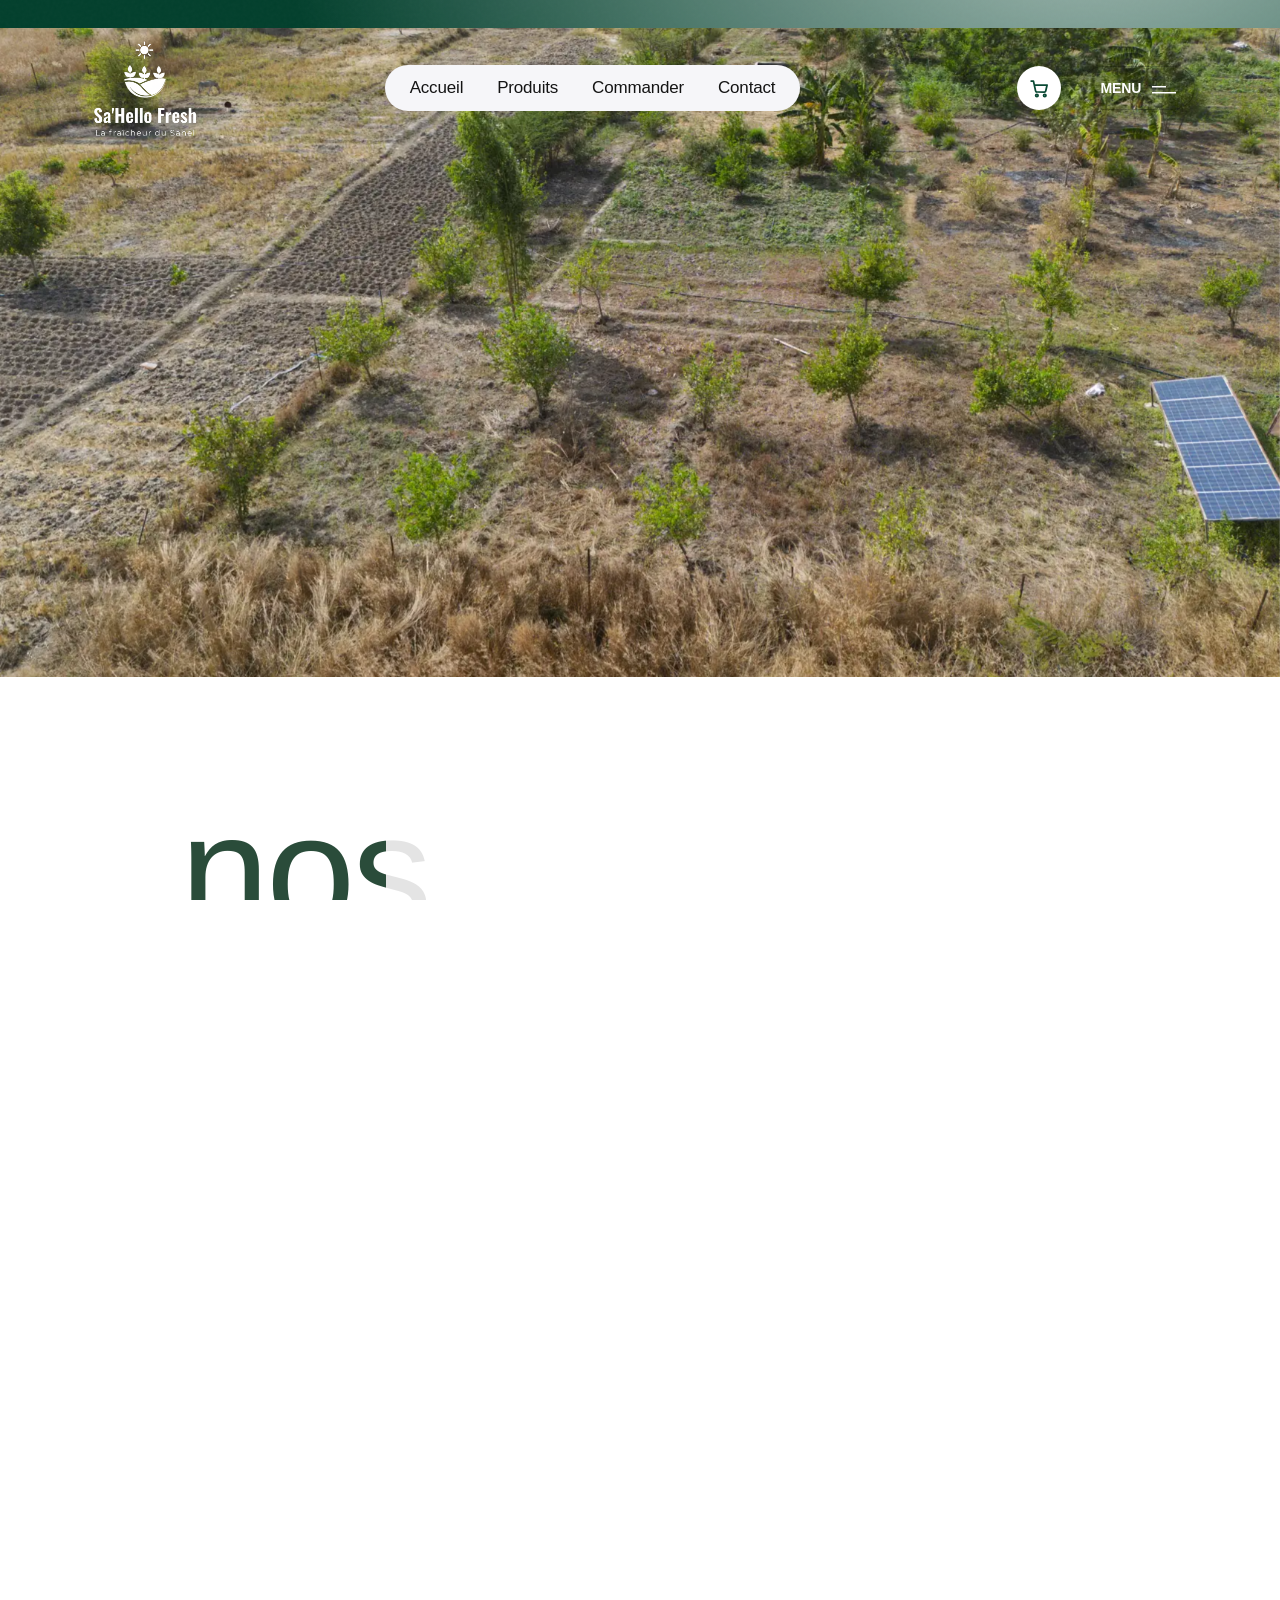
<file: index.html>
<!doctype html>
<html class="no-js agntix-light" lang="zxx">

<head>

    <meta charset="utf-8">
    <meta http-equiv="x-ua-compatible" content="ie=edge">
    <title>Sa'Hello - Agro business, Marketing et Distribution</title>
    <meta name="description" content="">
    <meta name="viewport" content="width=device-width, initial-scale=1">

    <!-- Place favicon.ico in the root directory -->
    <link rel="shortcut icon" type="image/x-icon" href="assetsahello/logo/logoavecfond.png">

    <!-- CSS here -->
    <!-- CSS here -->
    <link rel="stylesheet" href="assets/css/bootstrap.css">
    <link rel="stylesheet" href="assets/css/slick.css">
    <link rel="stylesheet" href="assets/css/swiper-bundle.css">
    <link rel="stylesheet" href="assets/css/magnific-popup.css">
    <link rel="stylesheet" href="assets/css/font-awesome-pro.css">
    <link rel="stylesheet" href="assets/css/spacing.css">
    <link rel="stylesheet" href="assets/css/atropos.min.css">
    <link rel="stylesheet" href="assets/css/main.css">
    <!-- CSS here -->
    <!-- CSS here -->
    <style>
        .agntix-light,
        .agntix-light * {
            font-family: Helvetica, Arial, sans-serif !important;
        }
        .agntix-light .design-hero-area {
            position: relative;
            background: #003d2a !important;
            overflow: hidden;
        }
        .agntix-light .design-hero-area::before {
            content: '';
            position: absolute;
            inset: 0;
            background: 
                radial-gradient(ellipse 100% 100% at 15% 15%, rgba(0, 95, 65, 0.9) 0%, rgba(0, 95, 65, 0.4) 40%, transparent 70%),
                radial-gradient(ellipse 90% 90% at 85% 85%, rgba(237, 244, 242, 0.7) 0%, rgba(237, 244, 242, 0.3) 40%, transparent 70%),
                radial-gradient(ellipse 60% 60% at 50% 50%, rgba(0, 95, 65, 0.2) 0%, transparent 70%);
            pointer-events: none;
            z-index: 0;
        }
        .agntix-light .design-hero-area::after {
            content: '';
            position: absolute;
            inset: 0;
            background-image: url("data:image/svg+xml,%3Csvg viewBox='0 0 256 256' xmlns='http://www.w3.org/2000/svg'%3E%3Cfilter id='noise'%3E%3CfeTurbulence type='fractalNoise' baseFrequency='0.9' numOctaves='4' stitchTiles='stitch'/%3E%3CfeColorMatrix type='saturate' values='0'/%3E%3C/filter%3E%3Crect width='100%25' height='100%25' filter='url(%23noise)'/%3E%3C/svg%3E");
            opacity: 0.03;
            pointer-events: none;
            z-index: 1;
        }
        .agntix-light .design-hero-area .content,
        .agntix-light .design-hero-area .design-hero-circle-wrap,
        .agntix-light .design-hero-area .design-hero-ptb {
            position: relative;
            z-index: 2;
        }
        .agntix-light .design-hero-slide-text span,
        .agntix-light .design-hero-content p,
        .agntix-light .design-hero-social a {
            color: #FFFFFF !important;
        }
        .agntix-light .design-hero-social a:not(:last-child)::after {
            background-color: rgba(255, 255, 255, 0.5) !important;
        }
        .agntix-light .design-hero-circle-1,
        .agntix-light .design-hero-circle-2 {
            background-color: rgba(255, 255, 255, 0.1) !important;
        }
        .agntix-light .tp-header-2-area.header-black-style .tp-header-2-bar span {
            color: #FFFFFF !important;
        }
        .agntix-light .tp-header-2-area.header-black-style .tp-header-2-bar span i {
            background-color: #FFFFFF !important;
        }
        .agntix-light .design-project-thumb img {
            max-width: 75%;
            height: auto;
            object-fit: cover;
        }
        .agntix-light .tp-offcanvas-2-right-info-title,
        .agntix-light .tp-offcanvas-2-right-info-item label {
            color: #2A4C3A !important;
        }
        /* Offcanvas 2 - dégradé blanc-vert et couleurs Sa'Hello */
        .agntix-light .tp-offcanvas-2-area.offcanvas-2-white-bg .tp-offcanvas-2-bg.is-right {
            background: linear-gradient(135deg, #f0f9f7 0%, #d4ede6 50%, #a8e0d0 100%) !important;
        }
        .agntix-light .tp-offcanvas-2-right-info-item > a {
            color: #2A4C3A !important;
        }
        .agntix-light .tp-offcanvas-2-right-info-item > a:hover {
            color: #003d2a !important;
        }
        .agntix-light .tp-offcanvas-2-right-social a {
            color: #2A4C3A !important;
            border: 1px solid rgba(42, 76, 58, 0.3) !important;
        }
        .agntix-light .tp-offcanvas-2-right-social a:hover {
            color: #FFFFFF !important;
            background-color: #2A4C3A !important;
            border-color: #2A4C3A !important;
        }
        .agntix-light .tp-offcanvas-2-area.offcanvas-2-white-bg .tp-offcanvas-2-close-btn,
        .agntix-light .tp-offcanvas-2-area.offcanvas-2-white-bg .tp-offcanvas-2-close-btn .text {
            color: #2A4C3A !important;
        }
        .agntix-light .tp-offcanvas-2-area.offcanvas-2-white-bg .tp-offcanvas-menu > nav > ul > li > a:hover,
        .agntix-light .tp-offcanvas-2-area.offcanvas-2-white-bg .tp-offcanvas-menu .tp-submenu li a:hover {
            color: #2A4C3A !important;
        }
        /* Hero : accroche en gros caractères + activités en pastilles */
        .design-hero-content p.hero-accroche {
            font-size: 34px;
            font-weight: 700;
            line-height: 1.15;
            letter-spacing: -0.02em;
            margin-bottom: 20px;
            max-width: 520px;
        }
        .design-hero-content .hero-activites {
            list-style: none;
            padding: 0;
            margin: 0 0 32px;
            display: flex;
            flex-wrap: wrap;
            gap: 6px;
        }
        .agntix-light .design-hero-content .hero-activites li,
        .design-hero-content .hero-activites li {
            font-size: 14px;
            font-weight: 500;
            line-height: 1;
            color: #ffffff;
            padding: 8px 13px;
            border: 1px solid rgba(255, 255, 255, .45);
            border-radius: 999px;
            background: rgba(255, 255, 255, .08);
            white-space: nowrap;
        }
        @media (max-width: 991px) {
            .design-hero-content p.hero-accroche { font-size: 30px; }
        }
        /* Section Qui sommes-nous */
        .sh-about { padding: 140px 0 120px; background: #fff; }
        .sh-about-head { max-width: 860px; margin: 0 auto 70px; text-align: center; }
        .sh-about-eyebrow { display: inline-flex; align-items: center; gap: 10px; font-size: 13px; font-weight: 700; letter-spacing: .14em; text-transform: uppercase; color: #005f41; margin-bottom: 18px; }
        .sh-about-eyebrow::before, .sh-about-eyebrow::after { content: ""; width: 28px; height: 1px; background: currentColor; opacity: .5; }
        .sh-about-title { font-size: 52px; font-weight: 700; line-height: 1.05; letter-spacing: -0.03em; color: #0E0F11; margin-bottom: 26px; }
        .sh-about-title span { color: #005f41; white-space: nowrap; }
        .sh-about-lead { font-size: 22px; line-height: 1.5; color: #3b4440; margin: 0; }
        .sh-about-body { display: grid; grid-template-columns: 5fr 6fr; gap: 70px; align-items: start; }
        .sh-about-photo { position: relative; border-radius: 24px; overflow: hidden; aspect-ratio: 4 / 5; }
        .sh-about-photo img { width: 100%; height: 100%; object-fit: cover; display: block; }
        .sh-about-badge { position: absolute; left: 20px; bottom: 20px; background: rgba(255,255,255,.95); border-radius: 14px; padding: 12px 16px; font-size: 14px; line-height: 1.3; color: #0E0F11; }
        .sh-about-badge strong { display: block; font-size: 20px; color: #005f41; }
        .sh-about-text p { font-size: 18px; line-height: 1.7; color: #4a5450; margin-bottom: 22px; }
        .sh-about-band { margin-top: 80px; background: #005f41; color: #fff; border-radius: 28px; padding: 56px 64px; display: grid; grid-template-columns: auto 1fr; gap: 50px; align-items: center; }
        .sh-about-band h3 { font-size: 15px; font-weight: 700; letter-spacing: .14em; text-transform: uppercase; color: #bfe3d3; margin: 0; white-space: nowrap; }
        .sh-about-band p { font-size: 23px; line-height: 1.45; font-weight: 500; color: #fff; margin: 0; }
        .sh-about-sign { text-align: center; max-width: 760px; margin: 50px auto 0; font-size: 20px; font-style: italic; line-height: 1.5; color: #005f41; }
        @media (max-width: 991px) {
            .sh-about { padding: 90px 0 80px; }
            .sh-about-title { font-size: 40px; }
            .sh-about-lead { font-size: 19px; }
            .sh-about-body { grid-template-columns: 1fr; gap: 40px; }
            .sh-about-photo { aspect-ratio: 16 / 10; }
            .sh-about-band { grid-template-columns: 1fr; gap: 16px; padding: 40px; margin-top: 50px; }
            .sh-about-band p { font-size: 20px; }
        }
        @media (max-width: 767px) {
            .sh-about { padding: 70px 0 60px; }
            .sh-about-head { margin-bottom: 40px; }
            .sh-about-title { font-size: 34px; }
            .sh-about-lead { font-size: 17px; }
            .sh-about-text p { font-size: 16px; }
            .sh-about-band { padding: 30px 24px; border-radius: 20px; }
            .sh-about-band p { font-size: 18px; }
            .sh-about-sign { font-size: 17px; }
            .design-hero-content p.hero-accroche { font-size: 26px; }
            .design-hero-content .hero-activites li { font-size: 14px; padding: 8px 12px; }
        }
        /* titres des activités : jamais coupés au milieu d'un mot */
        .design-project-title { white-space: nowrap; font-size: clamp(40px, 5.6vw, 80px); }
        .design-project-title div { display: inline-block; }
        .design-project-content.sh-pisci { padding-left: 60px; }
        .design-hero-social a { white-space: nowrap; }
        @media (max-width: 1199px) { .design-project-content.sh-pisci { padding-left: 0; } }
        /* barre de navigation identique à la page Produits */
        .tp-header-inner-style .tp-header-14-bar-wrap .tp-header-8-bar:not(:hover) span {
            color: #FFFFFF !important;
        }
        .tp-header-inner-style .tp-header-14-bar-wrap .tp-header-8-bar:not(:hover) span svg path {
            fill: #FFFFFF !important;
        }
        .header-sticky.tp-header-inner-style .tp-header-menu > nav > ul > li > a {
            color: #2A4C3A !important;
        }
        .header-sticky.tp-header-inner-style .tp-header-dropdown nav ul li.has-dropdown::after {
            color: #2A4C3A !important;
        }
        .header-sticky.tp-header-inner-style .tp-header-14-bar-wrap .tp-header-8-bar span {
            color: #2A4C3A !important;
        }
        .header-sticky.tp-header-inner-style .tp-header-14-bar-wrap .tp-header-8-bar span svg path {
            fill: #2A4C3A !important;
        }
    </style>

    <link rel="stylesheet" href="assets/css/panier.css?v=20261125">
    <link rel="stylesheet" href="assets/css/sahello.css?v=20261125">
</head>

<body class="tp-magic-cursor">

    <!-- Begin magic cursor -->
    <div id="magic-cursor">
        <div id="ball"></div>
    </div>
    <!-- End magic cursor -->

    <!-- preloader -->

    <!-- preloader -->
    <div id="preloader">
        <h2 class="preloader-title">Sa'Hello Fresh</h2>
        <div class="preloader">
            <span></span>
            <span></span>
        </div>
    </div>
    <!-- preloader end  -->
    <!-- preloader end  -->

    <!-- back to top start -->
    <!-- back to top start -->
    <div class="back-to-top-wrapper">
        <button id="back_to_top" type="button" class="back-to-top-btn">
            <svg width="12" height="7" viewBox="0 0 12 7" fill="none" xmlns="http://www.w3.org/2000/svg">
                <path d="M11 6L6 1L1 6" stroke="currentColor" stroke-width="1.5" stroke-linecap="round" stroke-linejoin="round" />
            </svg>
        </button>
    </div>
    <!-- back to top end -->
    <!-- back to top end -->

    <!-- offcanvas area start -->

    <div class="tp-offcanvas-2-area p-relative offcanvas-2-white-bg">
        <div class="tp-offcanvas-2-bg is-left left-box"></div>
        <div class="tp-offcanvas-2-bg is-right right-box d-none d-md-block"></div>
        <div class="tp-offcanvas-2-wrapper">
            <div class="tp-offcanvas-2-left left-box">
                <div class="tp-offcanvas-2-left-wrap d-flex justify-content-between align-items-center">
                    <div class="tp-offcanvas-2-logo">
                        <a href="index.html">
                            <img class="logo-1" data-width="140" src="assetsahello/logo/logoblanc.png" alt="SA'HELLO">
                            <img class="logo-2" data-width="140" src="assetsahello/logo/logo1.png" alt="SA'HELLO">
                        </a>
                    </div>
                    <div class="tp-offcanvas-2-close d-md-none text-end">
                        <button class="tp-offcanvas-2-close-btn">
                            <span class="text">
                                <span>Fermez</span>
                            </span>
                            <span class="d-inline-block">
                                <span>
                                    <svg width="24" height="24" viewBox="0 0 24 24" fill="none" xmlns="http://www.w3.org/2000/svg">
                                        <rect width="32.621" height="1.00918" transform="matrix(0.704882 0.709325 -0.704882 0.709325 1.0061 0)" fill="currentcolor"></rect>
                                        <rect width="32.621" height="1.00918" transform="matrix(0.704882 -0.709325 0.704882 0.709325 0 23.2842)" fill="currentcolor"></rect>
                                    </svg>
                                </span>
                            </span>
                        </button>
                    </div>
                </div>
                <div class="tp-offcanvas-menu counter-row">
                    <nav></nav>
                </div>
            </div>
            <div class="tp-offcanvas-2-right right-box d-none d-md-block p-relative">
                <div class="tp-offcanvas-2-close text-end">
                    <button class="tp-offcanvas-2-close-btn">
                        <span class="text"><span>Fermez</span></span>
                        <span class="d-inline-block">
                            <span>
                                <svg width="38" height="38" viewBox="0 0 38 38" fill="none" xmlns="http://www.w3.org/2000/svg">
                                    <path d="M9.80859 9.80762L28.1934 28.1924" stroke="currentColor" stroke-width="1.5" stroke-linecap="round" stroke-linejoin="round"></path>
                                    <path d="M9.80859 28.1924L28.1934 9.80761" stroke="currentColor" stroke-width="1.5" stroke-linecap="round" stroke-linejoin="round"></path>
                                </svg>
                            </span>
                        </span>
                    </button>
                </div>
                <div class="tp-offcanvas-2-right-info-box mt-160">
                    <h4 class="tp-offcanvas-2-right-info-title">Nous contacter</h4>
                    <div class="tp-offcanvas-2-right-info-item">
                        <label class="mb-10">Téléphone</label>
                        <a class="tp-line-white" href="tel:+22366260020">+223 66 26 00 20</a><br>
                        <a class="tp-line-white" href="tel:+22372707914">+223 72 70 79 14</a>
                    </div>
                    <div class="tp-offcanvas-2-right-info-item">
                        <label class="mb-10">Email</label>
                        <a class="tp-line-white" href="mailto:contact@sahello.com">contact@sahello.com</a>
                    </div>
                    <div class="tp-offcanvas-2-right-info-item">
                        <label class="mb-10">Adresse</label>
                        <a class="tp-line-white" href="https://www.google.com/maps/search/Kati+Sananfara+Mali" target="_blank">
                            Kati Sananfara, Mali
                        </a>
                    </div>
                    <div class="tp-offcanvas-2-right-info-item">
                        <label class="mb-15">Suivez-nous</label>
                        <div class="tp-offcanvas-2-right-social">
                            <a href="https://www.facebook.com" target="_blank" rel="noopener">
                                <svg width="18" height="18" viewBox="0 0 18 18" fill="none" xmlns="http://www.w3.org/2000/svg">
                                    <path d="M16.9992 10.0108C16.2577 9.8718 15.4952 9.79934 14.717 9.79934C10.4351 9.79934 6.6267 11.9933 4.19922 15.3993M14.6 3.3986C12.0964 6.33251 8.33431 8.19855 4.12769 8.19855C3.05149 8.19855 2.00438 8.07641 1 7.84551M11.0942 17C11.2947 16.0289 11.4 15.023 11.4 13.9926C11.4 8.93984 8.86746 4.47731 5 1.80018M17 8.99906C17 13.4173 13.4183 16.999 9 16.999C4.58172 16.999 1 13.4173 1 8.99906C1 4.58083 4.58172 0.999146 9 0.999146C13.4183 0.999146 17 4.58083 17 8.99906Z" stroke="currentcolor" stroke-width="1.5" stroke-linejoin="round" />
                                </svg>
                            </a>
                            <a href="https://www.instagram.com" target="_blank" rel="noopener">
                                <svg width="14" height="13" viewBox="0 0 14 13" fill="none" xmlns="http://www.w3.org/2000/svg">
                                    <path fill-rule="evenodd" clip-rule="evenodd" d="M4.41177 0H0L5.23083 7.06953L0.334618 13H2.59681L6.29998 8.51461L9.58823 12.9588H14L8.6172 5.68381L8.62673 5.69636L13.2614 0.0825854H10.9992L7.55741 4.25145L4.41177 0ZM2.43522 1.2381H3.80866L11.5648 11.7206H10.1913L2.43522 1.2381Z" fill="currentcolor" />
                                </svg>
                            </a>
                            <a href="https://twitter.com" target="_blank" rel="noopener">
                                <svg width="17" height="17" viewBox="0 0 17 17" fill="none" xmlns="http://www.w3.org/2000/svg">
                                    <path d="M12.8438 5.15771C13.396 5.15771 13.8438 4.71 13.8438 4.15771C13.8438 3.60543 13.396 3.15771 12.8438 3.15771V5.15771ZM12.8348 3.15771C12.2825 3.15771 11.8348 3.60543 11.8348 4.15771C11.8348 4.71 12.2825 5.15771 12.8348 5.15771V3.15771ZM8.5 15C6.70396 15 5.45753 14.9979 4.51848 14.8716C3.60819 14.7492 3.13786 14.5269 2.80546 14.1945L1.39124 15.6088C2.15719 16.3747 3.11992 16.7016 4.25198 16.8538C5.35528 17.0021 6.7605 17 8.5 17V15ZM0 8.5C0 10.2395 -0.00212373 11.6447 0.146211 12.748C0.298413 13.8801 0.625299 14.8428 1.39124 15.6088L2.80546 14.1945C2.47305 13.8621 2.25076 13.3918 2.12838 12.4815C2.00212 11.5425 2 10.296 2 8.5H0ZM15 8.5C15 10.296 14.9979 11.5425 14.8716 12.4815C14.7492 13.3918 14.5269 13.8621 14.1945 14.1945L15.6088 15.6088C16.3747 14.8428 16.7016 13.8801 16.8538 12.748C17.0021 11.6447 17 10.2395 17 8.5H15ZM8.5 17C10.2395 17 11.6447 17.0021 12.748 16.8538C13.8801 16.7016 14.8428 16.3747 15.6088 15.6088L14.1945 14.1945C13.8621 14.5269 13.3918 14.7492 12.4815 14.8716C11.5425 14.9979 10.296 15 8.5 15V17ZM8.5 2C10.296 2 11.5425 2.00212 12.4815 2.12838C13.3918 2.25076 13.8621 2.47305 14.1945 2.80546L15.6088 1.39124C14.8428 0.625299 13.8801 0.298413 12.748 0.146211C11.6447 -0.00212374 10.2395 0 8.5 0V2ZM17 8.5C17 6.7605 17.0021 5.35528 16.8538 4.25198C16.7016 3.11992 16.3747 2.15719 15.6088 1.39124L14.1945 2.80546C14.5269 3.13786 14.7492 3.60819 14.8716 4.51848C14.9979 5.45753 15 6.70396 15 8.5H17ZM8.5 0C6.7605 0 5.35528 -0.00212374 4.25198 0.146211C3.11992 0.298413 2.15719 0.625299 1.39124 1.39124L2.80546 2.80546C3.13786 2.47305 3.60819 2.25076 4.51848 2.12838C5.45753 2.00212 6.70396 2 8.5 2V0ZM2 8.5C2 6.70396 2.00212 5.45753 2.12838 4.51848C2.25076 3.60819 2.47305 3.13786 2.80546 2.80546L1.39124 1.39124C0.625299 2.15719 0.298413 3.11992 0.146211 4.25198C-0.00212373 5.35528 0 6.7605 0 8.5H2ZM11.0545 8.50136C11.0545 9.91114 9.91163 11.054 8.50185 11.054V13.054C11.0162 13.054 13.0545 11.0157 13.0545 8.50136H11.0545ZM8.50185 11.054C7.09207 11.054 5.94922 9.91114 5.94922 8.50136H3.94922C3.94922 11.0157 5.9875 13.054 8.50185 13.054V11.054ZM5.94922 8.50136C5.94922 7.09158 7.09207 5.94873 8.50185 5.94873V3.94873C5.9875 3.94873 3.94922 5.98701 3.94922 8.50136H5.94922ZM8.50185 5.94873C9.91163 5.94873 11.0545 7.09158 11.0545 8.50136H13.0545C13.0545 5.98701 11.0162 3.94873 8.50185 3.94873V5.94873ZM12.8438 3.15771H12.8348V5.15771H12.8438V3.15771Z" fill="currentcolor" />
                                </svg>
                            </a>
                        </div>
                    </div>
                </div>
            </div>
        </div>
    </div>
    <!-- offcanvas area end -->

    <!-- header area start -->
    <div id="header-sticky" class="tp-header-area tp-header-inner-style tp-header-ptb tp-header-blur sticky-white-bg header-transparent mt-30 @@class">
        <div class="container container-1830">
            <div class="row align-items-center">
                <div class="col-xl-2 col-lg-6 col-6">
                    <div class="tp-header-logo">
                        <a href="index.html">
                            <img data-width="120" class="logo-white" src="assetsahello/logo/logoblanc.png" alt="">
                            <img data-width="120" class="logo-black d-none" src="assetsahello/logo/logo1.png" alt="">
                        </a>
                    </div>
                </div>
                <div class="col-xl-7 d-none d-xl-block">
                    <div class="tp-header-box text-center">
                        <div class="tp-header-menu tp-header-dropdown dropdown-white-bg">
                            <nav class="tp-mobile-menu-active">
                                <ul>
                                    <li><a href="index.html">Accueil</a></li>
                                    <li><a href="produits.html">Produits</a></li>
                                    <li><a href="commander.html">Commander</a></li>
                                    <li><a href="contact.html">Contact</a></li>
                                </ul>
                            </nav>
                        </div>
                    </div>
                </div>
                <div class="col-xl-3 col-lg-6 col-6">
                    <div class="tp-header-right text-end">
                        <div class="sh-hactions">
                            <a class="sh-hcart" href="commander.html#panier" aria-label="Panier"><svg viewBox="0 0 24 24" fill="none" stroke="currentColor" stroke-width="2" stroke-linecap="round" stroke-linejoin="round" aria-hidden="true"><circle cx="9" cy="20" r="1.4"/><circle cx="18" cy="20" r="1.4"/><path d="M2.5 3.5h2.6l2.4 11.2a1.6 1.6 0 0 0 1.6 1.3h8.4a1.6 1.6 0 0 0 1.6-1.2l1.6-6.8H6.2"/></svg><span class="sh-hcart-n" hidden>0</span></a>
                        </div>
                        <div class="tp-header-14-bar-wrap ml-20">
                            <button class="tp-header-8-bar tp-offcanvas-open-btn">
                                <span>Menu</span>
                                <span>
                                    <svg width="24" height="8" viewBox="0 0 24 8" fill="none" xmlns="http://www.w3.org/2000/svg">
                                        <path d="M0 0H14V1.5H0V0Z" fill="currentcolor" />
                                        <path d="M0 6H24V7.5H0V6Z" fill="currentcolor" />
                                    </svg>
                                </span>
                            </button>
                        </div>
                    </div>
                </div>
            </div>
        </div>
    </div>
    <!-- header area end -->


    <div id="smooth-wrapper">
        <div id="smooth-content">

            <main>

                <!-- hero area start -->
                <div id="top" class="design-hero-area p-relative fix white-bg">
                    <div class="content z-index-2 d-none d-md-block">
                        <div class="content__img">
                            <div class="content__img-inner" style="background-image:url(assetsahello/photos/trail-01.webp)"></div>
                        </div>
                        <div class="content__img">
                            <div class="content__img-inner" style="background-image:url(assetsahello/photos/trail-02.webp)"></div>
                        </div>
                        <div class="content__img">
                            <div class="content__img-inner" style="background-image:url(assetsahello/photos/trail-03.webp)"></div>
                        </div>
                        <div class="content__img">
                            <div class="content__img-inner" style="background-image:url(assetsahello/photos/trail-04.webp)"></div>
                        </div>
                        <div class="content__img">
                            <div class="content__img-inner" style="background-image:url(assetsahello/photos/trail-05.webp)"></div>
                        </div>
                        <div class="content__img">
                            <div class="content__img-inner" style="background-image:url(assetsahello/photos/trail-06.webp)"></div>
                        </div>
                        <div class="content__img">
                            <div class="content__img-inner" style="background-image:url(assetsahello/photos/trail-07.webp)"></div>
                        </div>
                        <div class="content__img">
                            <div class="content__img-inner" style="background-image:url(assetsahello/photos/trail-08.webp)"></div>
                        </div>
                        <div class="content__img">
                            <div class="content__img-inner" style="background-image:url(assetsahello/photos/trail-09.webp)"></div>
                        </div>
                        <div class="content__img">
                            <div class="content__img-inner" style="background-image:url(assetsahello/photos/trail-10.webp)"></div>
                        </div>
                        <div class="content__img">
                            <div class="content__img-inner" style="background-image:url(assetsahello/photos/trail-11.webp)"></div>
                        </div>
                        <div class="content__img">
                            <div class="content__img-inner" style="background-image:url(assetsahello/photos/trail-12.webp)"></div>
                        </div>
                        <div class="content__img">
                            <div class="content__img-inner" style="background-image:url(assetsahello/photos/trail-13.webp)"></div>
                        </div>
                        <div class="content__img">
                            <div class="content__img-inner" style="background-image:url(assetsahello/photos/trail-14.webp)"></div>
                        </div>
                        <div class="content__img">
                            <div class="content__img-inner" style="background-image:url(assetsahello/photos/trail-15.webp)"></div>
                        </div>
                        <div class="content__img">
                            <div class="content__img-inner" style="background-image:url(assetsahello/photos/trail-16.webp)"></div>
                        </div>
                        <div class="content__img">
                            <div class="content__img-inner" style="background-image:url(assetsahello/photos/trail-17.webp)"></div>
                        </div>
                    </div>
                    <div class="design-hero-circle-wrap">
                        <span class="design-hero-circle-1 "></span>
                        <span class="design-hero-circle-2 d-none d-md-block"></span>
                    </div>
                    <div class="design-hero-ptb">
                        <div class="design-hero-wrap z-index-5 tp_fade_anim" data-delay=".3">
                            <div class="swiper-container design-hero-slide-active">
                                <div class="swiper-wrapper slide-transtion">
                                    <div class="swiper-slide">
                                        <div class="design-hero-slide-text">
                                            <span>SA'HELLO FRESH<i>.</i></span>
                                        </div>
                                    </div>
                                    <div class="swiper-slide">
                                        <div class="design-hero-slide-text">
                                            <span>SA'HELLO FRESH<i>.</i></span>
                                        </div>
                                    </div>
                                    <div class="swiper-slide">
                                        <div class="design-hero-slide-text">
                                            <span>SA'HELLO FRESH<i>.</i></span>
                                        </div>
                                    </div>
                                </div>
                            </div>
                        </div>
                        <div class="design-hero-content-wrap mb-110 z-index-5">
                            <div class="container container-1230">
                                <div class="row">
                                    <div class="offset-xl-6 offset-lg-5 col-xl-6 col-lg-7">
                                        <div class="design-hero-content tp_text_anim">
                                            <p class="hero-accroche">
                                                Des produits frais et sains dans votre assiette toute l'année.
                                            </p>
                                            <ul class="hero-activites">
                                                <li>Agriculture écologique</li>
                                                <li>Maraîchage</li>
                                                <li>Pisciculture</li>
                                                <li>Aviculture</li>
                                            </ul>
                                            <div class="tp_fade_anim" data-delay=".7" data-fade-from="top" data-ease="bounce">
                                                <a class="tp-btn-sky-border solid-bg" href="produits.html">Découvrir nos produits</a>
                                            </div>
                                        </div>
                                    </div>
                                </div>
                            </div>
                        </div>
                        <div class="design-hero-info-wrap z-index-5">
                            <div class="container container-1680">
                                <div class="row">
                                    <div class="col-xl-6 col-lg-6 col-md-6 tp_fade_anim" data-delay=".3" data-on-scroll="3">
                                        <div class="design-hero-social">
                                            <a href="#">Facebook</a>
                                            <a href="#">Instagram</a>
                                            <a href="tel:+22366260020">+223 66 26 00 20</a>
                                            <a href="tel:+22372707914">+223 72 70 79 14</a>
                                        </div>
                                    </div>
                                    <div class="col-xl-6 col-lg-6 col-md-6 tp_fade_anim" data-delay=".5" data-on-scroll="3">
                                        <div class="design-hero-social text-md-end">
                                            <a class="tp-line-white" href="mailto:contact@sahello.com">contact@sahello.com</a>
                                        </div>
                                    </div>
                                </div>
                            </div>
                        </div>
                    </div>
                </div>
                <!-- hero area end -->

                <!-- banner area start -->
                <div class="design-video-area">
                    <div class="design-video-thumb">
                        <img class="w-100" data-speed=".7" src="assetsahello/photos/accueil-ferme.webp" alt="La ferme SA'HELLO à Dio Ba vue du ciel" width="1920" height="1047">
                    </div>
                </div>
                <!-- banner area end -->

                <!-- project area start -->
                <div class="design-project-area design-project-2-style pt-200 pb-60 title-box" id="nos-produits">
                    <div class="container container-1680">
                        <div class="design-project-title-wrap mb-140">
                            <div class="row align-items-end">
                                <div class="col-xl-9 col-lg-9 col-md-9">
                                    <div class="design-project-title-box">
                                        <h4 class="tp-section-title-dirtyline">
                                            <span class="tp-text-right-scroll tp_text_invert_2">nos</span> <br>
                                            <span class="tp_text_invert_2">produits</span>
                                        </h4>
                                        <p>
                                            Agriculture écologique à Dio Ba.
                                            Légumes frais, volaille, poisson :
                                            des produits sains toute l'année.
                                        </p>
                                    </div>
                                </div>
                                <div class="col-xl-3 col-lg-3 col-md-3">
                                    <div class="design-project-btn text-start text-md-end">
                                        <a class="tp-btn-sky-border" href="produits.html">Tous nos produits</a>
                                    </div>
                                </div>
                            </div>
                        </div>
                        <div class="design-project-item-wrap">
                            <div class="design-project-item mb-120">
                                <div class="row align-items-center">
                                    <div class="col-xl-5 order-xl-0 order-1">
                                        <div class="design-project-content">
                                            <h4 class="design-project-title tp_reveal_anim"><a href="produits.html">Agriculture</a></h4>
                                            <span class="tp_reveal_anim">Légumes, fruits et céréales</span>
                                            <a class="tp-btn-sky-border height-50" href="produits.html">Découvrir</a>
                                        </div>
                                    </div>
                                    <div class="col-xl-7 order-xl-1 order-0">
                                        <div class="design-project-thumb item-1 text-end">
                                            <img src="assetsahello/photos/agriculture-champ.webp" alt="Un membre de l'équipe au travail dans les cultures" width="1400" height="764" loading="lazy">
                                        </div>
                                    </div>
                                </div>
                            </div>
                            <div class="design-project-item mb-120">
                                <div class="row align-items-center">
                                    <div class="col-xl-7">
                                        <div class="design-project-thumb item-2">
                                            <img src="assetsahello/photos/produit-pisciculture-bassin.webp" alt="Bassins piscicoles de SA'HELLO" width="948" height="518" loading="lazy">
                                        </div>
                                    </div>
                                    <div class="col-xl-5">
                                        <div class="design-project-content sh-pisci">
                                            <h4 class="design-project-title tp_reveal_anim"><a href="produits.html">Pisciculture</a></h4>
                                            <span class="tp_reveal_anim">Tilapias, poissons-chats — Frais ou fumé</span>
                                            <a class="tp-btn-sky-border height-50" href="produits.html">Découvrir</a>
                                        </div>
                                    </div>
                                </div>
                            </div>
                            <div class="design-project-item mb-120">
                                <div class="row align-items-center">
                                    <div class="col-xl-5 order-xl-0 order-1">
                                        <div class="design-project-content">
                                                <h4 class="design-project-title tp_reveal_anim"><a href="produits.html">Élevage</a></h4>
                                            <span class="tp_reveal_anim">Volaille fraîche et fumée, œufs et viande</span>
                                            <a class="tp-btn-sky-border height-50" href="produits.html">Découvrir</a>
                                        </div>
                                    </div>
                                    <div class="col-xl-7 order-xl-1 order-0">
                                        <div class="design-project-thumb item-1 text-end">
                                            <img src="assetsahello/photos/elevage.webp" alt="Poussins de l'élevage SA'HELLO" width="1400" height="764" loading="lazy">
                                        </div>
                                    </div>
                                </div>
                            </div>
                        </div>
                    </div>
                </div>
                <!-- project area end -->

                <!-- video area start -->
                <div class="tp-video-area black-bg fix">
                    <div class="container-fluid p-0">
                        <div class="tp-video-thumb-wrap">
                            <div class="tp-video-thumb d-none d-xl-block">
                                <img src="assetsahello/photos/ancien-19.webp" alt="SA'HELLO">
                            </div>
                            <div class="tp-video-thumb mb-25">
                                <img src="assetsahello/photos/ancien-banner3.webp" alt="SA'HELLO">
                            </div>
                            <div class="tp-video-thumb d-none d-xl-block mb-25">
                                <img src="assetsahello/photos/ancien-avi4.webp" alt="SA'HELLO">
                            </div>
                            <div class="tp-video-thumb d-none d-xl-block mb-25">
                                <img src="assetsahello/photos/ancien-beur3.webp" alt="SA'HELLO">
                            </div>
                            <div class="tp-video-thumb d-none d-xl-block">
                                <img src="assetsahello/photos/ancien-33.webp" alt="SA'HELLO">
                            </div>
                            <div class="tp-video-thumb d-none d-xl-block">
                                <img src="assetsahello/photos/ancien-pisc1.webp" alt="SA'HELLO">
                            </div>
                        </div>
                    </div>
                </div>
                <!-- video area end -->

                <!-- qui sommes-nous start -->
                <section class="sh-about" id="qui-sommes-nous">
                    <div class="container container-1230">
                        <div class="sh-about-head">
                            <span class="sh-about-eyebrow">À propos</span>
                            <h2 class="sh-about-title">Qui <span>sommes-nous&nbsp;?</span></h2>
                            <p class="sh-about-lead">
                                SA'HELLO est né d'un rêve&nbsp;: celui de faire de la terre une source durable de richesse, de contribuer à l'autonomisation des femmes et de participer au développement d'une agriculture locale plus forte et mieux valorisée.
                            </p>
                        </div>

                        <div class="sh-about-body">
                            <div class="sh-about-photo">
                                <img src="assetsahello/photos/apropos.webp" alt="Réunion avec les femmes partenaires de SA'HELLO" width="1100" height="825" loading="lazy">
                                <div class="sh-about-badge"><strong>Dio Ba, Mali</strong>Agriculture locale &amp; écologique</div>
                            </div>
                            <div class="sh-about-text">
                                <p>
                                    Tout a commencé avec nos propres moyens, portés par une conviction simple&nbsp;: les richesses de notre terre méritent d'être mieux exploitées et accessibles au plus grand nombre. Aujourd'hui, nous souhaitons aller plus loin, toucher davantage de foyers et de commerces maliens, avec l'ambition de faire rayonner notre initiative à l'échelle de la sous-région.
                                </p>
                                <p>
                                    Chez SA'HELLO, nous croyons que bien se nourrir ne devrait être ni un luxe ni une contrainte financière. Dans un contexte où le coût de la vie pèse de plus en plus sur les ménages, nous voulons rendre les produits de qualité, sains pour les consommateurs et respectueux de l'environnement, accessibles à des prix abordables. Nous sommes convaincus que l'alimentation ne devrait pas absorber l'essentiel du budget d'un foyer.
                                </p>
                                <div class="sh-about-plus" id="sh-about-plus">
                                <p>
                                    Mais notre engagement ne s'arrête pas aux consommateurs. Il concerne également celles et ceux qui cultivent la terre. Trop souvent, faute de solutions adaptées de stockage, de conservation et de commercialisation, les producteurs sont contraints de brader leurs récoltes et de vendre à des prix qui ne reflètent pas la valeur de leur travail.
                                </p>
                                <p>
                                    Nous voulons contribuer à changer cette réalité en créant un lien plus direct et plus équitable entre producteurs et consommateurs&nbsp;: mieux valoriser les récoltes, offrir de meilleurs débouchés aux agriculteurs et proposer aux foyers des produits locaux de qualité à des prix raisonnables.
                                </p>
                                </div>
                                <button type="button" class="sh-about-toggle" aria-expanded="false" aria-controls="sh-about-plus"><span>Lire la suite</span> <svg viewBox="0 0 24 24" fill="none" stroke="currentColor" stroke-width="2" stroke-linecap="round" stroke-linejoin="round" aria-hidden="true"><path d="M6 9l6 6 6-6"/></svg></button>
                            </div>
                        </div>

                        <div class="sh-about-band">
                            <h3>Notre ambition</h3>
                            <p>Construire un modèle dans lequel les producteurs vivent dignement de leur travail, les consommateurs accèdent à une alimentation saine et abordable, et les richesses de notre terre deviennent un véritable moteur de développement pour nos communautés.</p>
                        </div>

                        <p class="sh-about-sign">SA'HELLO, c'est notre manière de croire au potentiel de notre terre et en celles et ceux qui la font vivre.</p>
                    </div>
                </section>
                <!-- qui sommes-nous end -->

                <!-- choose area start -->
                <div class="design-choose-area design-choose-2-style title-box pt-160 pb-120">
                    <div class="container container-1680">
                        <div class="row justify-content-center">
                            <div class="col-xl-5">
                                <div class="design-choose-title-box text-center mb-80">
                                    <p>
                                        Depuis 2022, SA'HELLO s'engage
                                        à rapprocher le producteur
                                        du consommateur avec des
                                        produits frais, sains et
                                        une agriculture écologique au cœur de notre démarche
                                    </p>
                                </div>
                            </div>
                        </div>
                        <div class="design-choose-item-wrap">
                            <div class="row justify-content-center">
                                <div class="col-xl-9">
                                    <div class="row">
                                        <div class="col-xl-6">
                                            <div class="design-choose-item design-choose-item-1 mb-30">
                                                <span>10<i> ha</i></span>
                                                <p>Concession rurale à Dio Ba, <br> cercle de Kati, région de Koulikoro</p>
                                            </div>
                                        </div>
                                        <div class="col-xl-6">
                                            <div class="design-choose-item design-choose-item-2 mb-30">
                                                <span>5<i>+</i></span>
                                                <p>Employés permanents dédiés <br> à la production et à la qualité</p>
                                            </div>
                                        </div>
                                    </div>
                                </div>
                            </div>
                        </div>
                        <div class="design-choose-item-wrap">
                            <div class="row justify-content-center">
                                <div class="col-xl-9">
                                    <div class="row">
                                        <div class="col-xl-6">
                                            <div class="design-choose-item design-choose-item-1 mb-30">
                                                <span>2<i> ha</i></span>
                                                <p>Actuellement exploités avec système d’irrigation solaire et arrosage goutte à goutte.</p>
                                            </div>
                                        </div>
                                        <div class="col-xl-6">
                                            <div class="design-choose-item design-choose-item-2 mb-30">
                                                <span>45<i> km</i></span>
                                                <p>De Bamako — marché potentiel <br> pour nos produits frais</p>
                                            </div>
                                        </div>
                                    </div>
                                </div>
                            </div>
                        </div>
                    </div>
                </div>
                <!-- choose area end -->

                <!-- service area start -->
                <div class="design-service-area pt-100 pb-140">
                    <div class="container container-1680">
                        <div class="row">
                            <div class="col-xl-12">
                                <div class="design-service-big-text text-center mb-120">
                                    <h4 class="tp_text_invert_2">nos activités</h4>
                                </div>
                            </div>
                        </div>
                        <div class="row gx-20">
                            <div class="col-xxl-5 col-xl-3">
                                <div class="design-service-left d-none d-xl-block">
                                    <span>ce que nous produisons</span>
                                </div>
                            </div>
                            <div class="col-xxl-7 col-xl-9">
                                <div class="design-service-right">
                                    <div class="accordion design-service-accordion" id="accordionExample">
                                        <div class="accordion-items">
                                            <h2 class="accordion-header">
                                                <button class="accordion-buttons" type="button" data-bs-toggle="collapse" data-bs-target="#collapseOne" aria-expanded="true" aria-controls="collapseOne">
                                                    <span>[ 01 ]</span>
                                                    <i>Maraîchage</i>
                                                    <img class="design-service-img d-none d-md-block" src="assetsahello/photos/service-agriculture.webp" loading="lazy" alt="Maraîchage SA'HELLO">
                                                </button>
                                            </h2>
                                            <div id="collapseOne" class="accordion-collapse collapse show" data-bs-parent="#accordionExample">
                                                <div class="accordion-body">
                                                    <p>Production de légumes frais en agriculture écologique : tomate, gombo, <br> oignons frais, aubergines, piment. Engrais organiques et compost pour des produits sains.</p>
                                                    <div class="design-service-category">
                                                        <a href="#">Tomate</a>
                                                        <a href="#">Gombo</a>
                                                        <a href="#">Oignons</a>
                                                        <a href="#">Aubergines</a>
                                                        <a href="#">Piment</a>
                                                    </div>
                                                </div>
                                            </div>
                                        </div>
                                        <div class="accordion-items">
                                            <h2 class="accordion-header">
                                                <button class="accordion-buttons collapsed" type="button" data-bs-toggle="collapse" data-bs-target="#collapseTwo" aria-expanded="false" aria-controls="collapseTwo">
                                                    <span>[ 02 ]</span>
                                                    <i>Pisciculture</i>
                                                    <img class="design-service-img d-none d-md-block" src="assetsahello/photos/service-pisciculture-bassin.webp" loading="lazy" alt="Pisciculture SA'HELLO">
                                                </button>
                                            </h2>
                                            <div id="collapseTwo" class="accordion-collapse collapse" data-bs-parent="#accordionExample">
                                                <div class="accordion-body">
                                                    <p>Élevage de tilapias et poissons-chats. Production de poisson fumé <br> pour une conservation optimale. Qualité locale et traçabilité garanties.</p>
                                                    <div class="design-service-category">
                                                        <a href="#">Tilapias</a>
                                                        <a href="#">Poisson-chat</a>
                                                        <a href="#">Poisson fumé</a>
                                                    </div>
                                                </div>
                                            </div>
                                        </div>
                                        <div class="accordion-items">
                                            <h2 class="accordion-header">
                                                <button class="accordion-buttons collapsed" type="button" data-bs-toggle="collapse" data-bs-target="#collapseThree" aria-expanded="false" aria-controls="collapseThree">
                                                    <span>[ 03 ]</span>
                                                    <i>Aviculture</i>
                                                    <img class="design-service-img d-none d-md-block" src="assetsahello/photos/service-elevage.webp" loading="lazy" alt="Aviculture SA'HELLO">
                                                </button>
                                            </h2>
                                            <div id="collapseThree" class="accordion-collapse collapse" data-bs-parent="#accordionExample">
                                                <div class="accordion-body">
                                                    <p>Production de volaille fraîche et fumée, ainsi que des œufs. <br> Élevage local avec une chaîne courte jusqu'au consommateur.</p>
                                                    <div class="design-service-category">
                                                        <a href="#">Volaille fraîche</a>
                                                        <a href="#">Volaille fumée</a>
                                                        <a href="#">Œufs</a>
                                                    </div>
                                                </div>
                                            </div>
                                        </div>
                                        <div class="accordion-items">
                                            <h2 class="accordion-header">
                                                <button class="accordion-buttons collapsed" type="button" data-bs-toggle="collapse" data-bs-target="#collapseFour" aria-expanded="false" aria-controls="collapseFour">
                                                    <span>[ 04 ]</span>
                                                    <i>Transformation</i>
                                                    <img class="design-service-img d-none d-md-block" src="assetsahello/photos/service-transformation.webp" loading="lazy" alt="Transformation SA'HELLO">
                                                </button>
                                            </h2>
                                            <div id="collapseFour" class="accordion-collapse collapse" data-bs-parent="#accordionExample">
                                                <div class="accordion-body">
                                                    <p>Valorisation des produits agricoles : miel naturel, beurre de karité, <br> transformation des légumes. Conservation et qualité pour une consommation durable.</p>
                                                    <div class="design-service-category">
                                                        <a href="#">Miel</a>
                                                        <a href="#">Beurre de karité</a>
                                                        <a href="#">Produits transformés</a>
                                                    </div>
                                                </div>
                                            </div>
                                        </div>
                                    </div>
                                </div>
                            </div>
                        </div>
                    </div>
                </div>
                <!-- service area end -->


            </main>

            <footer>

                <div class="design-footer-area pt-150">
                    <div class="container container-1680">
                        <div class="design-footer-top-wrap pb-50">
                            <div class="row align-items-end">
                                <div class="col-lg-7">
                                    <div class="design-footer-top-text">
                                        <h4 class="tp-section-title-dirtyline title-box">
                                            <span class="tp-text-right-scroll tp_text_invert_2">Sa'Hello</span><br>
                                            <span class="tp-text-left-scroll tp_text_invert_2">Fresh!</span>
                                        </h4>
                                    </div>
                                </div>
                                <div class="col-lg-5">
                                    <div class="design-footer-top-btn text-start text-lg-end">
                                        <a class="tp-btn-sky-border solid-bg" href="contact.html">Contactez-nous!</a>
                                    </div>
                                </div>
                            </div>
                        </div>
                        <div class="design-footer-middle pt-55">
                            <div class="row align-items-center">
                                <div class="col-xl-4 col-lg-5 col-md-6">
                                    <div class="design-footer-widget design-footer-col-1 pb-60">
                                        <h4 class="design-footer-widget-title">Nous écrire</h4>
                                        <div class="design-footer-widget-input p-relative">
                                            <input type="text" placeholder="Votre adresse email">
                                            <span class="design-footer-widget-input-icon">
                                                <svg width="17" height="14" viewBox="0 0 17 14" fill="none" xmlns="http://www.w3.org/2000/svg">
                                                    <path d="M16 2.5C16 1.675 15.325 1 14.5 1H2.5C1.675 1 1 1.675 1 2.5M16 2.5V11.5C16 12.325 15.325 13 14.5 13H2.5C1.675 13 1 12.325 1 11.5V2.5M16 2.5L8.5 7.75L1 2.5" stroke="white" stroke-width="2" stroke-linecap="round" stroke-linejoin="round" />
                                                </svg>
                                            </span>
                                        </div>
                                    </div>
                                </div>
                                <div class="col-xl-8 col-lg-7 col-md-6">
                                    <div class="design-footer-right pb-60">
                                        <div class="row align-items-center">
                                            <div class="col-xl-4">
                                                <div class="design-footer-widget design-footer-col-2">
                                                    <h4 class="design-footer-widget-title sm">Appelez-nous</h4>
                                                    <div class="design-footer-widget-info">
                                                        <a class="tp-line-white" href="tel:+22366260020">+223 66 26 00 20</a><br>
                        <a class="tp-line-white" href="tel:+22372707914">+223 72 70 79 14</a>
                                                    </div>
                                                </div>
                                            </div>
                                            <div class="col-xl-4">
                                                <div class="design-footer-widget design-footer-col-3">
                                                    <h4 class="design-footer-widget-title sm">Écrivez-nous</h4>
                                                    <div class="design-footer-widget-info">
                                                        <a class="tp-line-white" href="mailto:contact@sahello.com">contact@sahello.com</a>
                                                    </div>
                                                </div>
                                            </div>
                                            <div class="col-xl-4">
                                                <div class="design-footer-widget design-footer-col-4">
                                                    <h4 class="design-footer-widget-title sm">Adresse</h4>
                                                    <div class="design-footer-widget-info">
                                                        <a class="tp-line-white" href="#">Kati Sananfara, Mali</a>
                                                    </div>
                                                </div>
                                            </div>
                                        </div>
                                    </div>
                                </div>
                            </div>
                        </div>
                    </div>
                </div>

                <div class="design-copyright-area pt-45">
                    <div class="container container-1680">
                        <div class="row">
                            <div class="col-md-6">
                                <div class="design-copyright-text text-center text-md-start mb-10">
                                    <p>© 2026 Dymo Labs, Tous droits réservés.</p>
                                </div>
                            </div>
                        </div>
                    </div>
                </div>

            </footer>

        </div>
    </div>



    <!-- JS here -->

    <!-- JS here -->


    <script src="assets/js/vendor/jquery.js"></script>
    <script src="assets/js/bootstrap-bundle.js"></script>
    <script src="assets/js/swiper-bundle.js"></script>
    <script src="assets/js/plugin.js"></script>
    <script src="assets/js/slick.js"></script>
    <script src="assets/js/scroll-magic.js"></script>
    <script src="assets/js/magnific-popup.js"></script>
    <script src="assets/js/parallax-slider.js"></script>
    <script src="assets/js/nice-select.js"></script>
    <script src="assets/js/purecounter.js"></script>
    <script src="assets/js/isotope-pkgd.js"></script>
    <script src="assets/js/imagesloaded-pkgd.js"></script>
    <script src="assets/js/ajax-form.js"></script>
    <script src="assets/js/Observer.min.js"></script>
    <script src="assets/js/splitting.min.js"></script>
    <script src="assets/js/parallax-scroll.js"></script>
    <script src="assets/js/atropos.js"></script>
    <script src="assets/js/slider-active.js"></script>
    <script src="assets/js/main.js"></script>
    <script src="assets/js/tp-cursor.js"></script>
    <script src="assets/js/portfolio-slider-1.js"></script>
    <script type="module" src="assets/js/distortion-img.js"></script>
    <script type="module" src="assets/js/skew-slider/index.js"></script>
    <script type="module" src="assets/js/img-revel/index.js"></script>


    <!-- JS here -->
    <!-- JS here -->

    <script src="assets/js/panier.js?v=20261125"></script>
    <script>
        /* Qui sommes-nous : « Lire la suite » */
        (function () {
            var b = document.querySelector('.sh-about-toggle');
            if (!b) return;
            b.addEventListener('click', function () {
                var t = b.closest('.sh-about-text'), o = t.classList.toggle('ouvert');
                b.setAttribute('aria-expanded', o);
                b.querySelector('span').textContent = o ? 'Réduire' : 'Lire la suite';
                if (window.ScrollTrigger) setTimeout(function () { ScrollTrigger.refresh(); }, 50);
            });
        })();
    </script>
</body>

</html>
</file>
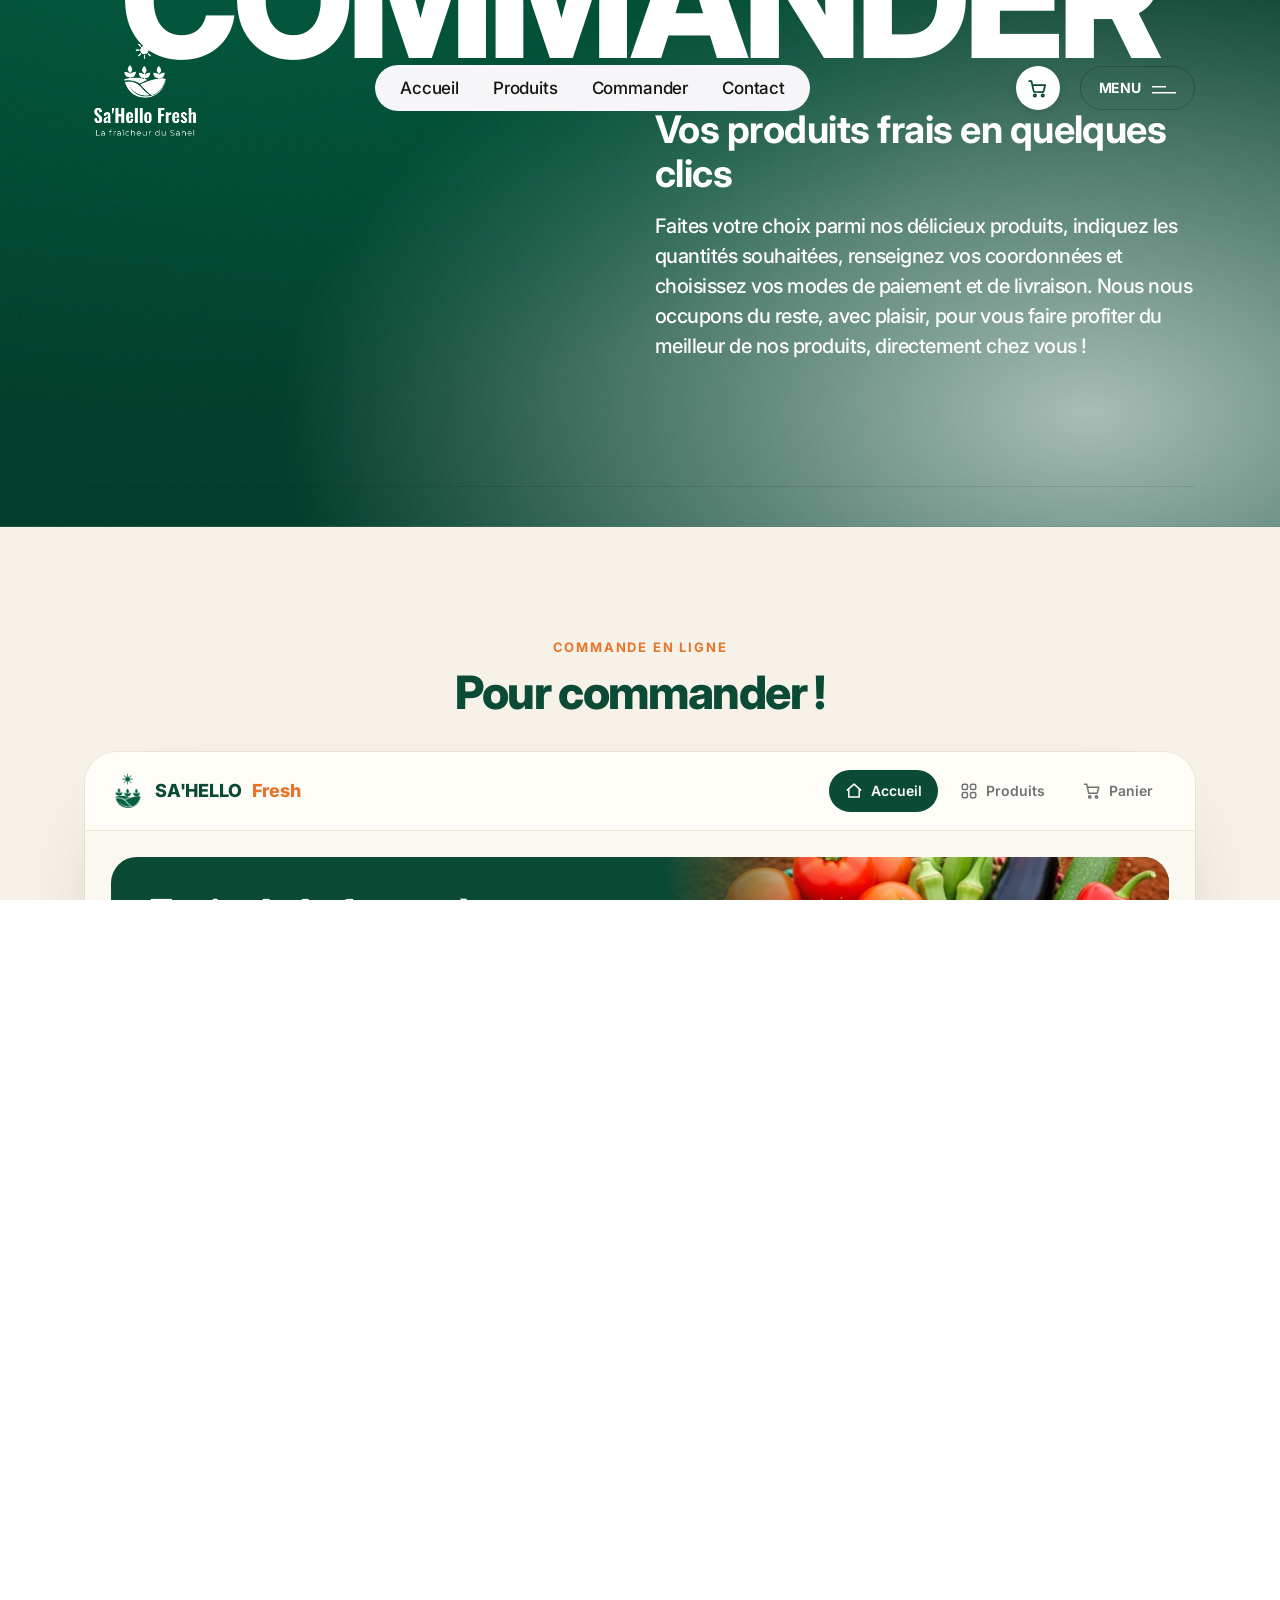
<file: commander.html>
<!doctype html>
<html class="no-js agntix-light" lang="zxx">

<head>

    <meta charset="utf-8">
    <meta http-equiv="x-ua-compatible" content="ie=edge">
    <title>Commander - SA'HELLO Fresh</title>
    <meta name="description" content="">
    <meta name="viewport" content="width=device-width, initial-scale=1">

    <!-- Place favicon.ico in the root directory -->
    <link rel="shortcut icon" type="image/x-icon" href="assetsahello/logo/logoavecfond.png">

    <!-- CSS here -->
    <!-- CSS here -->
    <link rel="stylesheet" href="assets/css/bootstrap.css">
    <link rel="stylesheet" href="assets/css/slick.css">
    <link rel="stylesheet" href="assets/css/swiper-bundle.css">
    <link rel="stylesheet" href="assets/css/magnific-popup.css">
    <link rel="stylesheet" href="assets/css/font-awesome-pro.css">
    <link rel="stylesheet" href="assets/css/spacing.css">
    <link rel="stylesheet" href="assets/css/atropos.min.css">
    <link rel="stylesheet" href="assets/css/main.css">
    <style>
        .tp-portfolio-masonry-header-green {
            position: relative;
            background: #003d2a !important;
            overflow: hidden;
        }
        .tp-portfolio-masonry-header-green::before {
            content: '';
            position: absolute;
            inset: 0;
            background: 
                radial-gradient(ellipse 100% 100% at 15% 15%, rgba(0, 95, 65, 0.9) 0%, rgba(0, 95, 65, 0.4) 40%, transparent 70%),
                radial-gradient(ellipse 90% 90% at 85% 85%, rgba(237, 244, 242, 0.7) 0%, rgba(237, 244, 242, 0.3) 40%, transparent 70%),
                radial-gradient(ellipse 60% 60% at 50% 50%, rgba(0, 95, 65, 0.2) 0%, transparent 70%);
            pointer-events: none;
            z-index: 0;
        }
        .tp-portfolio-masonry-header-green::after {
            content: '';
            position: absolute;
            inset: 0;
            background-image: url("data:image/svg+xml,%3Csvg viewBox='0 0 256 256' xmlns='http://www.w3.org/2000/svg'%3E%3Cfilter id='noise'%3E%3CfeTurbulence type='fractalNoise' baseFrequency='0.9' numOctaves='4' stitchTiles='stitch'/%3E%3CfeColorMatrix type='saturate' values='0'/%3E%3C/filter%3E%3Crect width='100%25' height='100%25' filter='url(%23noise)'/%3E%3C/svg%3E");
            opacity: 0.03;
            pointer-events: none;
            z-index: 1;
        }
        .tp-portfolio-masonry-header-green .container,
        .tp-portfolio-masonry-header-green .tp-portfolio-masonry-heading,
        .tp-portfolio-masonry-header-green .tp-portfolio-masonry-wrap {
            position: relative;
            z-index: 2;
        }
        .tp-portfolio-masonry-header-green .tp-portfolio-masonry-big-text,
        .tp-portfolio-masonry-header-green .tp-portfolio-masonry-top-right p,
        .tp-portfolio-masonry-header-green .tp-portfolio-masonry-social a {
            color: #FFFFFF !important;
        }
        .tp-header-inner-style .tp-header-14-bar-wrap .tp-header-8-bar:not(:hover) span {
            color: #FFFFFF !important;
        }
        .tp-header-inner-style .tp-header-14-bar-wrap .tp-header-8-bar:not(:hover) span svg path {
            fill: #FFFFFF !important;
        }
        .header-sticky.tp-header-inner-style .tp-header-menu > nav > ul > li > a {
            color: #2A4C3A !important;
        }
        .header-sticky.tp-header-inner-style .tp-header-dropdown nav ul li.has-dropdown::after {
            color: #2A4C3A !important;
        }
        .header-sticky.tp-header-inner-style .tp-header-14-bar-wrap .tp-header-8-bar span {
            color: #2A4C3A !important;
        }
        .header-sticky.tp-header-inner-style .tp-header-14-bar-wrap .tp-header-8-bar span svg path {
            fill: #2A4C3A !important;
        }
        .tp-copyright-style-6 .tp-copyright-big-text {
            color: #FFFFFF !important;
        }
        .tp-footer-style-6 .tp-footer-widget-menu ul li a:hover {
            color: #2A4C3A !important;
            background: linear-gradient(135deg, #2A4C3A 0%, #ffffff 100%) !important;
        }
        .tp-footer-style-6 .tp-footer-widget-social a:hover {
            color: #2A4C3A !important;
            background: linear-gradient(135deg, #2A4C3A 0%, #ffffff 100%) !important;
        }
        .tp-footer-style-6 .tp-footer-widget-info a:hover {
            color: #D0FF71 !important;
        }
        .tp-footer-style-6 .tp-footer-widget-title-sm.pre::before {
            background: linear-gradient(135deg, #2A4C3A 0%, #ffffff 100%) !important;
        }
        /* Bloc d'introduction : accroche en gros, texte courant plus léger */
        .tp-portfolio-masonry-top-right p.produits-accroche {
            font-size: 38px;
            font-weight: 700;
            line-height: 1.15;
            margin-bottom: 16px;
        }
        .tp-portfolio-masonry-top-right p:not(.produits-accroche) {
            font-size: 20px;
            font-weight: 500;
            line-height: 1.5;
        }
        @media (max-width: 767px) {
            .tp-portfolio-masonry-top-right p.produits-accroche { font-size: 26px; }
            .tp-portfolio-masonry-top-right p:not(.produits-accroche) { font-size: 16px; }
        }
        /* page Commander : bandeau compact, la boutique arrive vite */
        .sh-cmd-head { padding-top: 170px !important; padding-bottom: 40px !important; }
        .sh-cmd-head .tp-portfolio-masonry-heading { padding-bottom: 36px !important; }
        .sh-cmd-head .tp-portfolio-masonry-big-text { font-size: clamp(46px, 12.6vw, 220px); letter-spacing: -0.035em; white-space: nowrap; }
        .sh-cmd-head .tp-portfolio-masonry-big-text div { display: inline-block; }
        .sh-cmd-head .tp-portfolio-masonry-top-right p:not(.produits-accroche) { margin-bottom: 0; }
        @media (max-width: 1199px) { .sh-cmd-head { padding-top: 205px !important; } }
    </style>
    <link rel="stylesheet" href="assets/css/commande.css?v=20261125">

    <link rel="stylesheet" href="assets/css/panier.css?v=20261125">
</head>

<body class="tp-magic-cursor">

    <!-- Begin magic cursor -->
    <div id="magic-cursor" class="cursor-bg-red">
        <div id="ball"></div>
    </div>
    <!-- End magic cursor -->

    <!-- preloader -->

    <!-- preloader -->
    <div id="preloader">
        <h2 class="preloader-title">Sa'Hello Fresh</h2>
        <div class="preloader">
            <span></span>
            <span></span>
        </div>
    </div>
    <!-- preloader end  -->
    <!-- preloader end  -->

    <!-- back to top start -->
    <!-- back to top start -->
    <div class="back-to-top-wrapper">
        <button id="back_to_top" type="button" class="back-to-top-btn">
            <svg width="12" height="7" viewBox="0 0 12 7" fill="none" xmlns="http://www.w3.org/2000/svg">
                <path d="M11 6L6 1L1 6" stroke="currentColor" stroke-width="1.5" stroke-linecap="round" stroke-linejoin="round" />
            </svg>
        </button>
    </div>
    <!-- back to top end -->
    <!-- back to top end -->

    <!-- offcanvas start -->
    <!-- tp-offcanvus-area-start -->
    <div class="tp-offcanvas-area">
        <div class="tp-offcanvas-wrapper tp-offcanvas-sahello">
            <div class="tp-offcanvas-top d-flex align-items-center justify-content-between">
                <div class="tp-offcanvas-logo">
                    <a href="index.html">
                        <img class="logo-1" data-width="120" src="assetsahello/logo/logo1.png" alt="SA'HELLO">
                        <img class="logo-2" data-width="120" src="assetsahello/logo/logoblanc.png" alt="SA'HELLO">
                    </a>
                </div>
                <div class="tp-offcanvas-close">
                    <button class="tp-offcanvas-close-btn">
                        <svg width="37" height="38" viewBox="0 0 37 38" fill="none" xmlns="http://www.w3.org/2000/svg">
                            <path d="M9.19141 9.80762L27.5762 28.1924" stroke="currentColor" stroke-width="1.5" stroke-linecap="round" stroke-linejoin="round" />
                            <path d="M9.19141 28.1924L27.5762 9.80761" stroke="currentColor" stroke-width="1.5" stroke-linecap="round" stroke-linejoin="round" />
                        </svg>
                    </button>
                </div>
            </div>
            <div class="tp-offcanvas-main">
                <div class="tp-offcanvas-content d-none d-xl-block">
                    <h3 class="tp-offcanvas-title">SA'HELLO FRESH</h3>
                    <p>Des produits frais et sains toute l'année à proximité. Agriculture écologique au Mali.</p>
                </div>
                <div class="tp-offcanvas-menu d-xl-none">
                    <nav></nav>
                </div>
                <div class="tp-offcanvas-contact">
                    <h3 class="tp-offcanvas-title sm">Contact</h3>
                    <ul>
                        <li><a href="tel:+22366260020">+223 66 26 00 20</a></li>
                        <li><a href="tel:+22372707914">+223 72 70 79 14</a></li>
                        <li><a href="mailto:contact@sahello.com">contact@sahello.com</a></li>
                        <li><a href="https://www.google.com/maps/search/Kati+Sananfara+Mali" target="_blank">Kati Sananfara, Mali</a></li>
                    </ul>
                </div>
                <div class="tp-offcanvas-social">
                    <h3 class="tp-offcanvas-title sm">Suivez-nous</h3>
                    <ul>
                        <li>
                            <a href="#">
                                <svg width="16" height="16" viewBox="0 0 16 16" fill="none" xmlns="http://www.w3.org/2000/svg">
                                    <path d="M11.25 1.5H4.75C2.95507 1.5 1.5 2.95507 1.5 4.75V11.25C1.5 13.0449 2.95507 14.5 4.75 14.5H11.25C13.0449 14.5 14.5 13.0449 14.5 11.25V4.75C14.5 2.95507 13.0449 1.5 11.25 1.5Z" stroke="currentColor" stroke-width="1.5" stroke-linecap="round" stroke-linejoin="round" />
                                    <path d="M10.6016 7.5907C10.6818 8.13166 10.5894 8.68414 10.3375 9.16955C10.0856 9.65497 9.68711 10.0486 9.19862 10.2945C8.71014 10.5404 8.15656 10.6259 7.61663 10.5391C7.0767 10.4522 6.57791 10.1972 6.19121 9.81055C5.80451 9.42385 5.54959 8.92506 5.46271 8.38513C5.37583 7.8452 5.46141 7.29163 5.70728 6.80314C5.95315 6.31465 6.34679 5.91613 6.83221 5.66425C7.31763 5.41238 7.87011 5.31998 8.41107 5.4002C8.96287 5.48202 9.47372 5.73915 9.86817 6.1336C10.2626 6.52804 10.5197 7.0389 10.6016 7.5907Z" stroke="currentColor" stroke-width="1.5" stroke-linecap="round" stroke-linejoin="round" />
                                    <path d="M11.5742 4.42578H11.5842" stroke="currentColor" stroke-width="1.5" stroke-linecap="round" stroke-linejoin="round" />
                                </svg>
                            </a>
                        </li>
                        <li>
                            <a href="#">
                                <svg width="18" height="18" viewBox="0 0 18 18" fill="none" xmlns="http://www.w3.org/2000/svg">
                                    <path d="M2.50589 12.7494C4.57662 16.336 9.16278 17.5648 12.7494 15.4941C14.2113 14.65 15.2816 13.388 15.8962 11.9461C16.7895 9.85066 16.7208 7.37526 15.4941 5.25063C14.2674 3.12599 12.1581 1.82872 9.89669 1.55462C8.34063 1.366 6.71259 1.66183 5.25063 2.50589C1.66403 4.57662 0.435172 9.16278 2.50589 12.7494Z" stroke="currentColor" stroke-width="1.5" />
                                    <path d="M12.7127 15.4292C12.7127 15.4292 12.0086 10.4867 10.5011 7.87559C8.99362 5.26451 5.28935 2.57155 5.28935 2.57155M5.68449 15.6124C6.79553 12.2606 12.34 8.54524 16.3975 9.43537M12.311 2.4082C11.1953 5.72344 5.75732 9.38453 1.71875 8.58915" stroke="currentColor" stroke-width="1.5" stroke-linecap="round" />
                                </svg>
                            </a>
                        </li>
                        <li>
                            <a href="#">
                                <svg width="18" height="11" viewBox="0 0 18 11" fill="none" xmlns="http://www.w3.org/2000/svg">
                                    <path d="M1 5.5715H6.33342C7.62867 5.5715 8.61917 6.56199 8.61917 7.85725C8.61917 9.15251 7.62867 10.143 6.33342 10.143H1.76192C1.30477 10.143 1 9.83823 1 9.38108V1.76192C1 1.30477 1.30477 1 1.76192 1H5.5715C6.86676 1 7.85725 1.99049 7.85725 3.28575C7.85725 4.58101 6.86676 5.5715 5.5715 5.5715H1Z" stroke="currentColor" stroke-width="1.5" stroke-miterlimit="10"></path>
                                    <path d="M10.9062 7.09454H17.0016C17.0016 5.41832 15.6301 4.04688 13.9539 4.04688C12.2777 4.04688 10.9062 5.41832 10.9062 7.09454ZM10.9062 7.09454C10.9062 8.77076 12.2777 10.1422 13.9539 10.1422H15.2492" stroke="currentColor" stroke-width="1.5" stroke-miterlimit="10" stroke-linecap="round" stroke-linejoin="round"></path>
                                    <path d="M16.1125 1.44434H11.668" stroke="currentColor" stroke-width="1.2" stroke-miterlimit="10" stroke-linecap="round" stroke-linejoin="round"></path>
                                </svg>
                            </a>
                        </li>
                        <li>
                            <a href="#">
                                <svg width="18" height="14" viewBox="0 0 18 14" fill="none" xmlns="http://www.w3.org/2000/svg">
                                    <path d="M12.75 13H5.25C3 13 1.5 11.5 1.5 9.25V4.75C1.5 2.5 3 1 5.25 1H12.75C15 1 16.5 2.5 16.5 4.75V9.25C16.5 11.5 15 13 12.75 13Z" stroke="currentColor" stroke-width="1.5" stroke-miterlimit="10" stroke-linecap="round" stroke-linejoin="round" />
                                    <path d="M8.70676 5.14837L10.8006 6.40465C11.5543 6.90716 11.5543 7.66093 10.8006 8.16344L8.70676 9.41972C7.86923 9.92224 7.19922 9.50348 7.19922 8.5822V6.06964C7.19922 4.98086 7.86923 4.64585 8.70676 5.14837Z" fill="currentColor" />
                                </svg>
                            </a>
                        </li>
                    </ul>
                </div>
            </div>
        </div>
    </div>
    <div class="body-overlay"></div>
    <!-- tp-offcanvus-area-end -->
    <!-- offcanvas end -->

    <!-- header area start -->
    <div id="header-sticky" class="tp-header-area tp-header-inner-style tp-header-ptb tp-header-blur sticky-white-bg header-transparent mt-30 @@class">
        <div class="container container-1830">
            <div class="row align-items-center">
                <div class="col-xl-2 col-lg-6 col-6">
                    <div class="tp-header-logo">
                        <a href="index.html">
                            <img data-width="120" class="logo-white" src="assetsahello/logo/logoblanc.png" alt="">
                            <img data-width="120" class="logo-black d-none" src="assetsahello/logo/logo1.png" alt="">
                        </a>
                    </div>
                </div>
                <div class="col-xl-7 d-none d-xl-block">
                    <div class="tp-header-box text-center">
                        <div class="tp-header-menu tp-header-dropdown dropdown-white-bg">
                            <nav class="tp-mobile-menu-active">
                                <ul>
                                    <li><a href="index.html">Accueil</a></li>
                                    <li><a href="produits.html">Produits</a></li>
                                    <li><a href="commander.html">Commander</a></li>
                                    <li><a href="contact.html">Contact</a></li>
                                </ul>
                            </nav>
                        </div>
                    </div>
                </div>
                <div class="col-xl-3 col-lg-6 col-6">
                    <div class="tp-header-right text-end">
                        <div class="sh-hactions">
                            <a class="sh-hcart" href="commander.html#panier" aria-label="Panier"><svg viewBox="0 0 24 24" fill="none" stroke="currentColor" stroke-width="2" stroke-linecap="round" stroke-linejoin="round" aria-hidden="true"><circle cx="9" cy="20" r="1.4"/><circle cx="18" cy="20" r="1.4"/><path d="M2.5 3.5h2.6l2.4 11.2a1.6 1.6 0 0 0 1.6 1.3h8.4a1.6 1.6 0 0 0 1.6-1.2l1.6-6.8H6.2"/></svg><span class="sh-hcart-n" hidden>0</span></a>
                        </div>
                        <div class="tp-header-14-bar-wrap ml-20">
                            <button class="tp-header-8-bar tp-offcanvas-open-btn">
                                <span>Menu</span>
                                <span>
                                    <svg width="24" height="8" viewBox="0 0 24 8" fill="none" xmlns="http://www.w3.org/2000/svg">
                                        <path d="M0 0H14V1.5H0V0Z" fill="currentcolor" />
                                        <path d="M0 6H24V7.5H0V6Z" fill="currentcolor" />
                                    </svg>
                                </span>
                            </button>
                        </div>
                    </div>
                </div>
            </div>
        </div>
    </div>
    <!-- header area end -->


    <div id="smooth-wrapper">
        <div id="smooth-content">

            <main>

                <!-- portfolio masonry area start -->
                <div class="tp-portfolio-masonry-ptb tp-portfolio-masonry-header-green sh-cmd-head pt-130 pb-80">
                    <div class="container container-1830">
                        <div class="row">
                            <div class="col-lg-12">
                                <div class="tp-portfolio-masonry-heading pb-80">
                                    <h2 class="tp-portfolio-masonry-big-text tp-char-animation">Commander</h2>
                                </div>
                            </div>
                        </div>
                        <div class="tp-portfolio-masonry-wrap">
                            <div class="row">
                                <div class="col-xl-6 col-lg-4"></div>
                                <div class="col-xl-6 col-lg-8">
                                    <div class="tp-portfolio-masonry-top-right">
                                        <p class="produits-accroche">Vos produits frais en quelques clics</p>
                                        <p>
                                            Faites votre choix parmi nos délicieux produits, indiquez les quantités souhaitées, renseignez vos coordonnées et choisissez vos modes de paiement et de livraison. Nous nous occupons du reste, avec plaisir, pour vous faire profiter du meilleur de nos produits, directement chez vous !
                                        </p>
                                    </div>
                                </div>
                            </div>
                        </div>
                    </div>
                </div>
                <!-- portfolio masonry area end -->



                <!-- pour commander start -->
                <section class="shc" id="commander">
                    <div class="container container-1230">
                        <div class="shc-intro">
                            <p class="shc-kicker">Commande en ligne</p>
                            <h2 class="shc-h2">Pour commander&nbsp;!</h2>
                        </div>
                        <div class="sha" id="sha"></div>
                    </div>
                </section>
                <!-- pour commander end -->


            </main>

            <footer>

                <!-- footer area start -->
                <div class="tp-footer-area tp-footer-style-6 pt-120 pb-35" data-bg-color="#003d2a">
                    <div class="container">
                        <div class="row align-items-center">
                            <div class="col-xl-4 col-lg-4 col-md-12">
                                <div class="tp-footer-widget tp-footer-col-1 pb-40 tp_fade_anim" data-delay=".3">
                                    <h4 class="tp-footer-widget-title">SA'HELLO <br> Mali.</h4>
                                    <div class="tp-footer-widget-social">
                                        <a href="#">
                                            <span>
                                                <svg width="12" height="16" viewBox="0 0 12 16" fill="none" xmlns="http://www.w3.org/2000/svg">
                                                    <path fill-rule="evenodd" clip-rule="evenodd" d="M1.82727 6.83333C1.14284 6.83333 1 6.96763 1 7.61111V8.77778C1 9.42126 1.14284 9.55556 1.82727 9.55556H3.48182V14.2222C3.48182 14.8657 3.62466 15 4.30909 15H5.96364C6.64807 15 6.79091 14.8657 6.79091 14.2222V9.55556H8.64871C9.1678 9.55556 9.30155 9.4607 9.44416 8.99145L9.7987 7.82478C10.043 7.02095 9.89246 6.83333 9.00326 6.83333H6.79091V4.88889C6.79091 4.45933 7.16129 4.11111 7.61818 4.11111H9.97273C10.6572 4.11111 10.8 3.97681 10.8 3.33333V1.77778C10.8 1.1343 10.6572 1 9.97273 1H7.61818C5.33373 1 3.48182 2.74111 3.48182 4.88889V6.83333H1.82727Z" stroke="currentcolor" stroke-width="1.5" stroke-linejoin="round" />
                                                </svg>
                                            </span>
                                        </a>
                                        <a href="#">
                                            <span>
                                                <svg width="14" height="13" viewBox="0 0 14 13" fill="none" xmlns="http://www.w3.org/2000/svg">
                                                    <path fill-rule="evenodd" clip-rule="evenodd" d="M4.41177 0H0L5.23083 6.87316L0.334618 12.6389H2.59681L6.29998 8.27809L9.58823 12.5988H14L8.6172 5.52593L8.62673 5.53813L13.2614 0.0802914H10.9992L7.55741 4.13336L4.41177 0ZM2.43522 1.20371H3.80866L11.5648 11.395H10.1913L2.43522 1.20371Z" fill="currentcolor" />
                                                </svg>
                                            </span>
                                        </a>
                                        <a href="#">
                                            <span>
                                                <svg width="18" height="18" viewBox="0 0 18 18" fill="none" xmlns="http://www.w3.org/2000/svg">
                                                    <path d="M16.9989 10.0113C16.2575 9.87227 15.4949 9.7998 14.7168 9.7998C10.435 9.7998 6.62665 11.9938 4.19922 15.3997M14.5997 3.39941C12.0962 6.33329 8.33416 8.19931 4.12763 8.19931C3.05145 8.19931 2.00436 8.07718 1 7.84627M11.0941 17.0005C11.2946 16.0293 11.3999 15.0235 11.3999 13.9931C11.3999 8.94036 8.86738 4.47788 5 1.80078M16.9997 8.99983C16.9997 13.418 13.418 16.9997 8.99983 16.9997C4.58165 16.9997 1 13.418 1 8.99983C1 4.58165 4.58165 1 8.99983 1C13.418 1 16.9997 4.58165 16.9997 8.99983Z" stroke="currentcolor" stroke-width="1.5" stroke-linejoin="round" />
                                                </svg>
                                            </span>
                                        </a>
                                        <a href="#">
                                            <span>
                                                <svg width="16" height="16" viewBox="0 0 16 16" fill="none" xmlns="http://www.w3.org/2000/svg">
                                                    <path d="M12.0586 4.94727C12.6109 4.94727 13.0586 4.49955 13.0586 3.94727C13.0586 3.39498 12.6109 2.94727 12.0586 2.94727V4.94727ZM12.0496 2.94727C11.4973 2.94727 11.0496 3.39498 11.0496 3.94727C11.0496 4.49955 11.4973 4.94727 12.0496 4.94727V2.94727ZM8 14C6.32181 14 5.16377 13.9979 4.2928 13.8808C3.45059 13.7675 3.02803 13.5636 2.73223 13.2678L1.31802 14.682C2.04735 15.4113 2.96231 15.7199 4.0263 15.8629C5.06152 16.0021 6.37835 16 8 16V14ZM0 8C0 9.62165 -0.00212373 10.9385 0.137058 11.9737C0.280107 13.0377 0.588687 13.9526 1.31802 14.682L2.73223 13.2678C2.43644 12.972 2.23246 12.5494 2.11922 11.7072C2.00212 10.8362 2 9.67819 2 8H0ZM14 8C14 9.67819 13.9979 10.8362 13.8808 11.7072C13.7675 12.5494 13.5636 12.972 13.2678 13.2678L14.682 14.682C15.4113 13.9526 15.7199 13.0377 15.8629 11.9737C16.0021 10.9385 16 9.62165 16 8H14ZM8 16C9.62165 16 10.9385 16.0021 11.9737 15.8629C13.0377 15.7199 13.9526 15.4113 14.682 14.682L13.2678 13.2678C12.972 13.5636 12.5494 13.7675 11.7072 13.8808C10.8362 13.9979 9.67819 14 8 14V16ZM8 2C9.67819 2 10.8362 2.00212 11.7072 2.11922C12.5494 2.23246 12.972 2.43644 13.2678 2.73223L14.682 1.31802C13.9526 0.588687 13.0377 0.280107 11.9737 0.137058C10.9385 -0.00212373 9.62165 0 8 0V2ZM16 8C16 6.37835 16.0021 5.06152 15.8629 4.0263C15.7199 2.96231 15.4113 2.04735 14.682 1.31802L13.2678 2.73223C13.5636 3.02803 13.7675 3.45059 13.8808 4.2928C13.9979 5.16377 14 6.32181 14 8H16ZM8 0C6.37835 0 5.06152 -0.00212373 4.0263 0.137058C2.96231 0.280107 2.04735 0.588687 1.31802 1.31802L2.73223 2.73223C3.02803 2.43644 3.45059 2.23246 4.2928 2.11922C5.16377 2.00212 6.32181 2 8 2V0ZM2 8C2 6.32181 2.00212 5.16377 2.11922 4.2928C2.23246 3.45059 2.43644 3.02803 2.73223 2.73223L1.31802 1.31802C0.588687 2.04735 0.280107 2.96231 0.137058 4.0263C-0.00212373 5.06152 0 6.37835 0 8H2ZM10.3171 8.00134C10.3171 9.28031 9.28031 10.3171 8.00134 10.3171V12.3171C10.3849 12.3171 12.3171 10.3849 12.3171 8.00134H10.3171ZM8.00134 10.3171C6.72236 10.3171 5.68555 9.28031 5.68555 8.00134H3.68555C3.68555 10.3849 5.61779 12.3171 8.00134 12.3171V10.3171ZM5.68555 8.00134C5.68555 6.72236 6.72236 5.68555 8.00134 5.68555V3.68555C5.61779 3.68555 3.68555 5.61779 3.68555 8.00134H5.68555ZM8.00134 5.68555C9.28031 5.68555 10.3171 6.72236 10.3171 8.00134H12.3171C12.3171 5.61779 10.3849 3.68555 8.00134 3.68555V5.68555ZM12.0586 2.94727H12.0496V4.94727H12.0586V2.94727Z" fill="currentcolor" />
                                                </svg>
                                            </span>
                                        </a>
                                    </div>
                                </div>
                            </div>
                            <div class="col-xl-5 col-lg-4 col-md-6">
                                <div class="tp-footer-widget tp-footer-col-2 pb-40 tp_fade_anim" data-delay=".5">
                                    <h4 class="tp-footer-widget-title-sm pre mb-25">Nos produits</h4>
                                    <div class="tp-footer-widget-menu">
                                        <ul>
                                            <li><a href="#" onclick="return false;">Maraîchage</a></li>
                                            <li><a href="#" onclick="return false;">Pisciculture</a></li>
                                            <li><a href="#" onclick="return false;">Aviculture</a></li>
                                            <li><a href="#" onclick="return false;">Transformation</a></li>
                                            <li><a href="#" onclick="return false;">Apiculture</a></li>
                                        </ul>
                                    </div>
                                </div>
                            </div>
                            <div class="col-xl-3 col-lg-4 col-md-6">
                                <div class="tp-footer-widget tp-footer-col-3 pb-40 mb-30 tp_fade_anim" data-delay=".7">
                                    <h4 class="tp-footer-widget-title-sm pre mb-20">Contact</h4>
                                    <div class="tp-footer-widget-info">
                                        <a href="mailto:contact@sahello.com">contact@sahello.com</a>
                                        <a href="tel:+3025550107">+223 77777777</a>
                                    </div>
                                    <div class="tp-footer-widget-info">
                                        <a href="https://www.google.com/maps/" target="_blank">Dio Ba, Mali</a>
                                    </div>
                                </div>
                            </div>
                        </div>
                    </div>
                </div>

                <div class="tp-copyright-area tp-copyright-style-6" data-bg-color="#003d2a">
                    <div class="container">
                        <div class="row">
                            <div class="col-xl-12">
                                <div class="tp-copyright-content text-center text-md-start tp_fade_anim" data-delay=".3" data-fade-from="bottom" data-ease="bounce" data-on-scroll="3">
                                    <h2 class="tp-copyright-big-text">SA'HELLO</h2>
                                </div>
                            </div>
                        </div>
                    </div>
                </div>
                <!-- footer area end -->

            </footer>

        </div>
    </div>



    <!-- JS here -->

    <!-- JS here -->


    <script src="assets/js/vendor/jquery.js"></script>
    <script src="assets/js/bootstrap-bundle.js"></script>
    <script src="assets/js/swiper-bundle.js"></script>
    <script src="assets/js/plugin.js"></script>
    <script src="assets/js/slick.js"></script>
    <script src="assets/js/scroll-magic.js"></script>
    <script src="assets/js/magnific-popup.js"></script>
    <script src="assets/js/parallax-slider.js"></script>
    <script src="assets/js/nice-select.js"></script>
    <script src="assets/js/purecounter.js"></script>
    <script src="assets/js/isotope-pkgd.js"></script>
    <script src="assets/js/imagesloaded-pkgd.js"></script>
    <script src="assets/js/ajax-form.js"></script>
    <script src="assets/js/Observer.min.js"></script>
    <script src="assets/js/splitting.min.js"></script>
    <script src="assets/js/parallax-scroll.js"></script>
    <script src="assets/js/atropos.js"></script>
    <script src="assets/js/slider-active.js"></script>
    <script src="assets/js/main.js"></script>
    <script src="assets/js/tp-cursor.js"></script>
    <script src="assets/js/portfolio-slider-1.js"></script>
    <script type="module" src="assets/js/distortion-img.js"></script>
    <script type="module" src="assets/js/skew-slider/index.js"></script>
    <script type="module" src="assets/js/img-revel/index.js"></script>


    <!-- JS here -->
    <!-- JS here -->

    <script src="assets/js/commande.js?v=20261126"></script>
    <script src="assets/js/panier.js?v=20261125"></script>
</body>

</html>
</file>
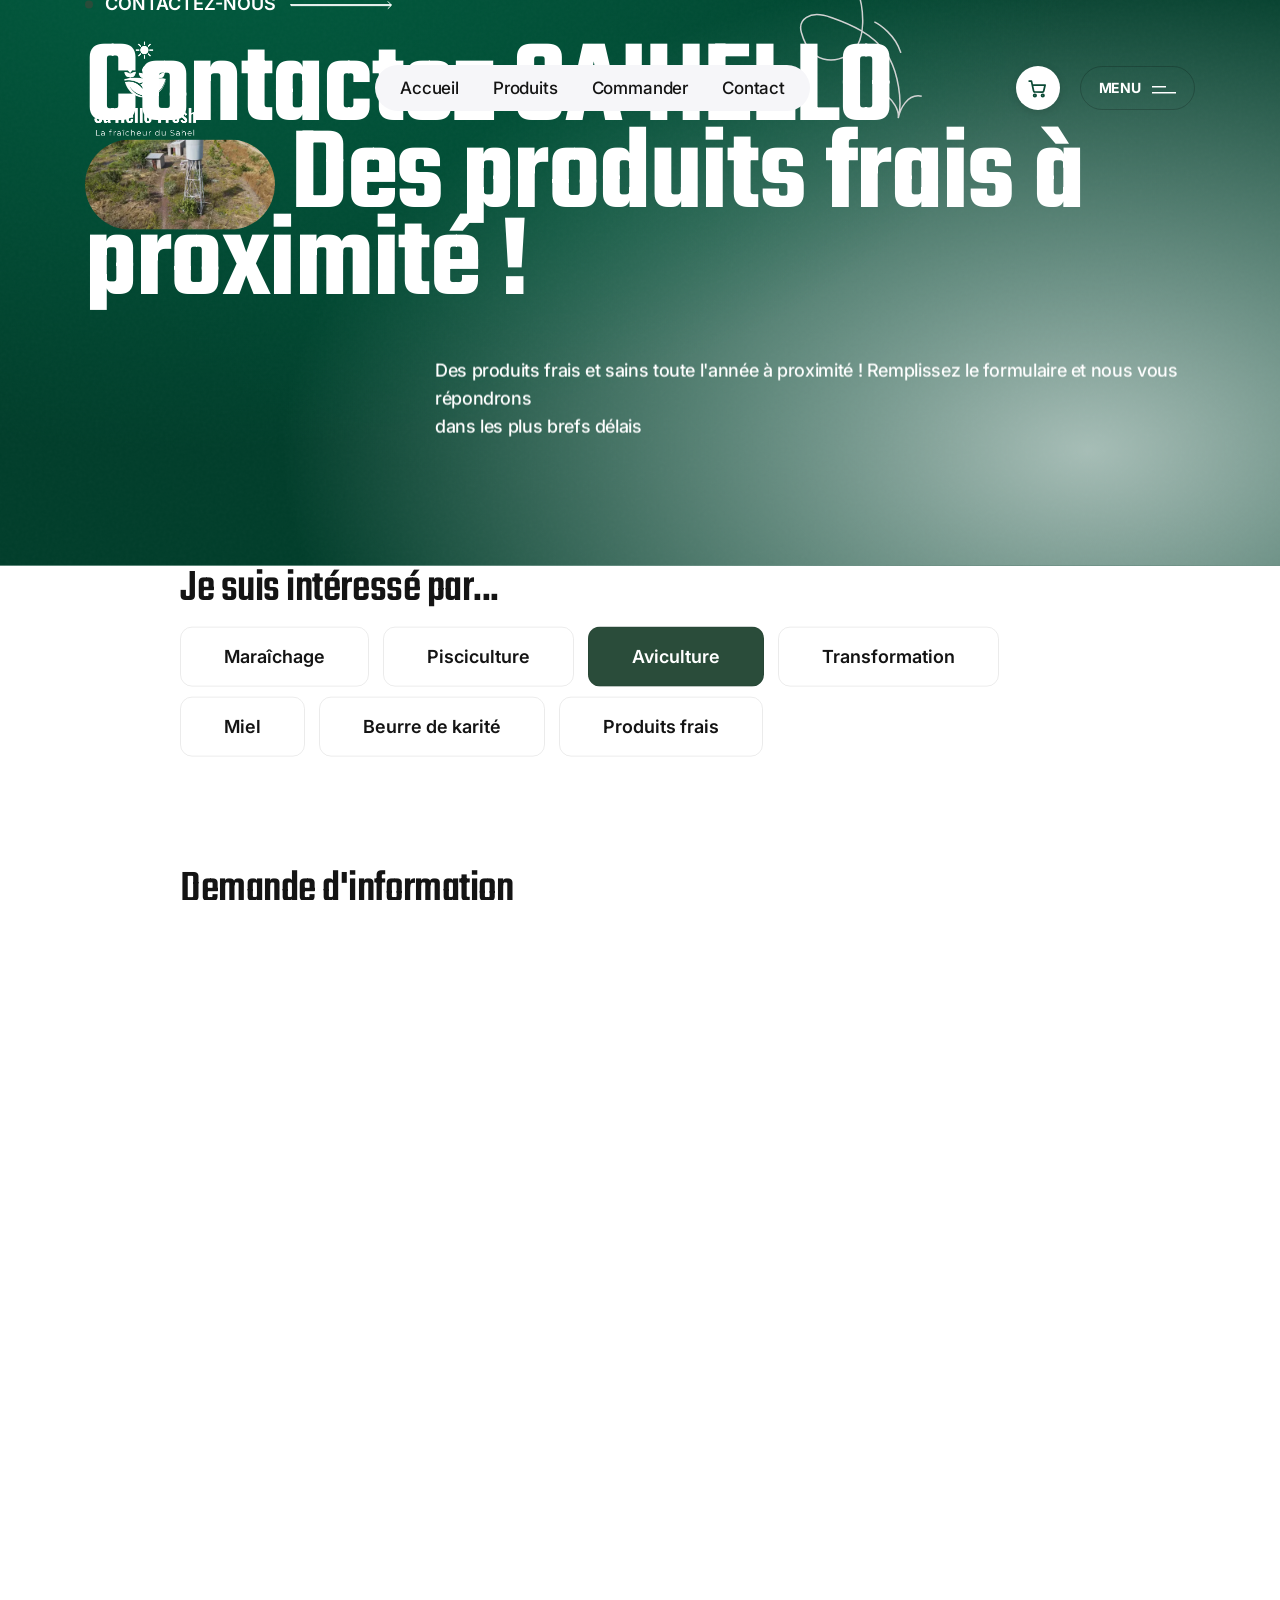
<file: contact.html>
<!doctype html>
<html class="no-js agntix-light" lang="zxx">

<head>

    <meta charset="utf-8">
    <meta http-equiv="x-ua-compatible" content="ie=edge">
    <title>Sa'Hello - Contactez-nous</title>
    <meta name="description" content="Contactez SA'HELLO - Produits frais et sains, agriculture écologique à Dio Ba, Mali. Téléphone, email, formulaire de contact.">
    <meta name="viewport" content="width=device-width, initial-scale=1">

    <!-- Place favicon.ico in the root directory -->
    <link rel="shortcut icon" type="image/x-icon" href="assetsahello/logo/logoavecfond.png">

    <!-- CSS here -->
    <!-- CSS here -->
    <link rel="stylesheet" href="assets/css/bootstrap.css">
    <link rel="stylesheet" href="assets/css/slick.css">
    <link rel="stylesheet" href="assets/css/swiper-bundle.css">
    <link rel="stylesheet" href="assets/css/magnific-popup.css">
    <link rel="stylesheet" href="assets/css/font-awesome-pro.css">
    <link rel="stylesheet" href="assets/css/spacing.css">
    <link rel="stylesheet" href="assets/css/atropos.min.css">
    <link rel="stylesheet" href="assets/css/main.css">
    <style>
        .tp-contact-header-green {
            position: relative;
            background: #003d2a !important;
            overflow: hidden;
        }
        .tp-contact-header-green::before {
            content: '';
            position: absolute;
            inset: 0;
            background: 
                radial-gradient(ellipse 100% 100% at 15% 15%, rgba(0, 95, 65, 0.9) 0%, rgba(0, 95, 65, 0.4) 40%, transparent 70%),
                radial-gradient(ellipse 90% 90% at 85% 85%, rgba(237, 244, 242, 0.7) 0%, rgba(237, 244, 242, 0.3) 40%, transparent 70%),
                radial-gradient(ellipse 60% 60% at 50% 50%, rgba(0, 95, 65, 0.2) 0%, transparent 70%);
            pointer-events: none;
            z-index: 0;
        }
        .tp-contact-header-green::after {
            content: '';
            position: absolute;
            inset: 0;
            background-image: url("data:image/svg+xml,%3Csvg viewBox='0 0 256 256' xmlns='http://www.w3.org/2000/svg'%3E%3Cfilter id='noise'%3E%3CfeTurbulence type='fractalNoise' baseFrequency='0.9' numOctaves='4' stitchTiles='stitch'/%3E%3CfeColorMatrix type='saturate' values='0'/%3E%3C/filter%3E%3Crect width='100%25' height='100%25' filter='url(%23noise)'/%3E%3C/svg%3E");
            opacity: 0.03;
            pointer-events: none;
            z-index: 1;
        }
        .tp-contact-header-green .container,
        .tp-contact-header-green .tp-contact-me-heading,
        .tp-contact-header-green .tp-contact-me-wrap {
            position: relative;
            z-index: 2;
        }
        .tp-contact-header-green .tp-section-subtitle-clash,
        .tp-contact-header-green .pp-service-details-title,
        .tp-contact-header-green .pp-about-content p {
            color: #FFFFFF !important;
        }
        .tp-contact-me-heading .pp-service-details-title img {
            width: 190px;
            height: 90px;
            object-fit: cover;
            border-radius: 50px;
        }
        .tp-header-inner-style .tp-header-14-bar-wrap .tp-header-8-bar:not(:hover) span {
            color: #FFFFFF !important;
        }
        .tp-header-inner-style .tp-header-14-bar-wrap .tp-header-8-bar:not(:hover) span svg path {
            fill: #FFFFFF !important;
        }
        .header-sticky.tp-header-inner-style .tp-header-menu > nav > ul > li > a {
            color: #2A4C3A !important;
        }
        .header-sticky.tp-header-inner-style .tp-header-dropdown nav ul li.has-dropdown::after {
            color: #2A4C3A !important;
        }
        .header-sticky.tp-header-inner-style .tp-header-14-bar-wrap .tp-header-8-bar span {
            color: #2A4C3A !important;
        }
        .header-sticky.tp-header-inner-style .tp-header-14-bar-wrap .tp-header-8-bar span svg path {
            fill: #2A4C3A !important;
        }
        .tp-contact-form-input .sh-invalid { outline: 2px solid #c4320a; background: #fff8f6; }
        .sh-contact-rule { font-size: 14px; color: #5f6a66; margin: -6px 0 20px; }
        .sh-contact-rule.is-error { color: #c4320a; }
        .ajax-response.error { color: #c4320a; }
        .ajax-response.success { color: #005f41; }
        /* mobile : l'adresse e-mail tient dans sa carte, le titre ne passe plus sous le logo */
        .pp-footer-title a { overflow-wrap: anywhere; }
        @media (max-width: 991px) {
            .pp-footer-title { font-size: clamp(22px, 7.4vw, 60px) !important; }
            .tp-contact-header-green { padding-top: 190px !important; }
        }
    </style>

    <link rel="stylesheet" href="assets/css/panier.css?v=20261125">
</head>

<body class="tp-magic-cursor">

    <!-- Begin magic cursor -->
    <div id="magic-cursor" class="cursor-bg-green">
        <div id="ball"></div>
    </div>
    <!-- End magic cursor -->

    <!-- preloader -->

    <!-- preloader -->
    <div id="preloader">
        <h2 class="preloader-title">Sa'Hello Fresh</h2>
        <div class="preloader">
            <span></span>
            <span></span>
        </div>
    </div>
    <!-- preloader end  -->
    <!-- preloader end  -->

    <!-- back to top start -->
    <!-- back to top start -->
    <div class="back-to-top-wrapper">
        <button id="back_to_top" type="button" class="back-to-top-btn">
            <svg width="12" height="7" viewBox="0 0 12 7" fill="none" xmlns="http://www.w3.org/2000/svg">
                <path d="M11 6L6 1L1 6" stroke="currentColor" stroke-width="1.5" stroke-linecap="round" stroke-linejoin="round" />
            </svg>
        </button>
    </div>
    <!-- back to top end -->
    <!-- back to top end -->

    <!-- offcanvas start -->
    <!-- tp-offcanvus-area-start -->
    <div class="tp-offcanvas-area">
        <div class="tp-offcanvas-wrapper tp-offcanvas-sahello">
            <div class="tp-offcanvas-top d-flex align-items-center justify-content-between">
                <div class="tp-offcanvas-logo">
                    <a href="index.html">
                        <img class="logo-1" data-width="120" src="assetsahello/logo/logo1.png" alt="">
                        <img class="logo-2" data-width="120" src="assetsahello/logo/logo1.png" alt="">
                    </a>
                </div>
                <div class="tp-offcanvas-close">
                    <button class="tp-offcanvas-close-btn">
                        <svg width="37" height="38" viewBox="0 0 37 38" fill="none" xmlns="http://www.w3.org/2000/svg">
                            <path d="M9.19141 9.80762L27.5762 28.1924" stroke="currentColor" stroke-width="1.5" stroke-linecap="round" stroke-linejoin="round" />
                            <path d="M9.19141 28.1924L27.5762 9.80761" stroke="currentColor" stroke-width="1.5" stroke-linecap="round" stroke-linejoin="round" />
                        </svg>
                    </button>
                </div>
            </div>
            <div class="tp-offcanvas-main">
                <div class="tp-offcanvas-content d-none d-xl-block">
                    <h3 class="tp-offcanvas-title">SA'HELLO FRESH !</h3>
                    <p>Des produits frais et sains toute l'année à proximité. Agriculture écologique au Mali.</p>
                </div>
                <div class="tp-offcanvas-menu d-xl-none">
                    <nav></nav>
                </div>
                <div class="tp-offcanvas-contact">
                    <h3 class="tp-offcanvas-title sm">Contact</h3>
                    <ul>
                        <li><a href="tel:+22366260020">+223 66 26 00 20</a></li>
                        <li><a href="tel:+22372707914">+223 72 70 79 14</a></li>
                        <li><a href="mailto:contact@sahello.com">contact@sahello.com</a></li>
                        <li><a href="#">Kati Sananfara, Mali</a></li>
                    </ul>
                </div>
                <div class="tp-offcanvas-social">
                    <h3 class="tp-offcanvas-title sm">Suivez-nous</h3>
                    <ul>
                        <li>
                            <a href="#">
                                <svg width="16" height="16" viewBox="0 0 16 16" fill="none" xmlns="http://www.w3.org/2000/svg">
                                    <path d="M11.25 1.5H4.75C2.95507 1.5 1.5 2.95507 1.5 4.75V11.25C1.5 13.0449 2.95507 14.5 4.75 14.5H11.25C13.0449 14.5 14.5 13.0449 14.5 11.25V4.75C14.5 2.95507 13.0449 1.5 11.25 1.5Z" stroke="currentColor" stroke-width="1.5" stroke-linecap="round" stroke-linejoin="round" />
                                    <path d="M10.6016 7.5907C10.6818 8.13166 10.5894 8.68414 10.3375 9.16955C10.0856 9.65497 9.68711 10.0486 9.19862 10.2945C8.71014 10.5404 8.15656 10.6259 7.61663 10.5391C7.0767 10.4522 6.57791 10.1972 6.19121 9.81055C5.80451 9.42385 5.54959 8.92506 5.46271 8.38513C5.37583 7.8452 5.46141 7.29163 5.70728 6.80314C5.95315 6.31465 6.34679 5.91613 6.83221 5.66425C7.31763 5.41238 7.87011 5.31998 8.41107 5.4002C8.96287 5.48202 9.47372 5.73915 9.86817 6.1336C10.2626 6.52804 10.5197 7.0389 10.6016 7.5907Z" stroke="currentColor" stroke-width="1.5" stroke-linecap="round" stroke-linejoin="round" />
                                    <path d="M11.5742 4.42578H11.5842" stroke="currentColor" stroke-width="1.5" stroke-linecap="round" stroke-linejoin="round" />
                                </svg>
                            </a>
                        </li>
                        <li>
                            <a href="#">
                                <svg width="18" height="18" viewBox="0 0 18 18" fill="none" xmlns="http://www.w3.org/2000/svg">
                                    <path d="M2.50589 12.7494C4.57662 16.336 9.16278 17.5648 12.7494 15.4941C14.2113 14.65 15.2816 13.388 15.8962 11.9461C16.7895 9.85066 16.7208 7.37526 15.4941 5.25063C14.2674 3.12599 12.1581 1.82872 9.89669 1.55462C8.34063 1.366 6.71259 1.66183 5.25063 2.50589C1.66403 4.57662 0.435172 9.16278 2.50589 12.7494Z" stroke="currentColor" stroke-width="1.5" />
                                    <path d="M12.7127 15.4292C12.7127 15.4292 12.0086 10.4867 10.5011 7.87559C8.99362 5.26451 5.28935 2.57155 5.28935 2.57155M5.68449 15.6124C6.79553 12.2606 12.34 8.54524 16.3975 9.43537M12.311 2.4082C11.1953 5.72344 5.75732 9.38453 1.71875 8.58915" stroke="currentColor" stroke-width="1.5" stroke-linecap="round" />
                                </svg>
                            </a>
                        </li>
                        <li>
                            <a href="#">
                                <svg width="18" height="11" viewBox="0 0 18 11" fill="none" xmlns="http://www.w3.org/2000/svg">
                                    <path d="M1 5.5715H6.33342C7.62867 5.5715 8.61917 6.56199 8.61917 7.85725C8.61917 9.15251 7.62867 10.143 6.33342 10.143H1.76192C1.30477 10.143 1 9.83823 1 9.38108V1.76192C1 1.30477 1.30477 1 1.76192 1H5.5715C6.86676 1 7.85725 1.99049 7.85725 3.28575C7.85725 4.58101 6.86676 5.5715 5.5715 5.5715H1Z" stroke="currentColor" stroke-width="1.5" stroke-miterlimit="10"></path>
                                    <path d="M10.9062 7.09454H17.0016C17.0016 5.41832 15.6301 4.04688 13.9539 4.04688C12.2777 4.04688 10.9062 5.41832 10.9062 7.09454ZM10.9062 7.09454C10.9062 8.77076 12.2777 10.1422 13.9539 10.1422H15.2492" stroke="currentColor" stroke-width="1.5" stroke-miterlimit="10" stroke-linecap="round" stroke-linejoin="round"></path>
                                    <path d="M16.1125 1.44434H11.668" stroke="currentColor" stroke-width="1.2" stroke-miterlimit="10" stroke-linecap="round" stroke-linejoin="round"></path>
                                </svg>
                            </a>
                        </li>
                        <li>
                            <a href="#">
                                <svg width="18" height="14" viewBox="0 0 18 14" fill="none" xmlns="http://www.w3.org/2000/svg">
                                    <path d="M12.75 13H5.25C3 13 1.5 11.5 1.5 9.25V4.75C1.5 2.5 3 1 5.25 1H12.75C15 1 16.5 2.5 16.5 4.75V9.25C16.5 11.5 15 13 12.75 13Z" stroke="currentColor" stroke-width="1.5" stroke-miterlimit="10" stroke-linecap="round" stroke-linejoin="round" />
                                    <path d="M8.70676 5.14837L10.8006 6.40465C11.5543 6.90716 11.5543 7.66093 10.8006 8.16344L8.70676 9.41972C7.86923 9.92224 7.19922 9.50348 7.19922 8.5822V6.06964C7.19922 4.98086 7.86923 4.64585 8.70676 5.14837Z" fill="currentColor" />
                                </svg>
                            </a>
                        </li>
                    </ul>
                </div>
            </div>
        </div>
    </div>
    <div class="body-overlay"></div>
    <!-- tp-offcanvus-area-end -->
    <!-- offcanvas end -->

    <!-- header area start -->

    <!-- header area start -->
    <div id="header-sticky" class="tp-header-area tp-header-inner-style tp-header-ptb tp-header-blur sticky-white-bg header-transparent mt-30 @@class">
        <div class="container container-1830">
            <div class="row align-items-center">
                <div class="col-xl-2 col-lg-6 col-6">
                    <div class="tp-header-logo">
                        <a href="index.html">
                            <img data-width="120" class="logo-white" src="assetsahello/logo/logoblanc.png" alt="SA'HELLO">
                            <img data-width="120" class="logo-black d-none" src="assetsahello/logo/logo1.png" alt="SA'HELLO">
                        </a>
                    </div>
                </div>
                <div class="col-xl-7 d-none d-xl-block">
                    <div class="tp-header-box text-center">
                        <div class="tp-header-menu tp-header-dropdown dropdown-white-bg">
                            <nav class="tp-mobile-menu-active">
                                <ul>
                                    <li><a href="index.html">Accueil</a></li>
                                    <li><a href="produits.html">Produits</a></li>
                                    <li><a href="commander.html">Commander</a></li>
                                    <li><a href="contact.html">Contact</a></li>
                                </ul>
                            </nav>
                        </div>
                    </div>
                </div>
                <div class="col-xl-3 col-lg-6 col-6">
                    <div class="tp-header-right text-end">
                        <div class="sh-hactions">
                            <a class="sh-hcart" href="commander.html#panier" aria-label="Panier"><svg viewBox="0 0 24 24" fill="none" stroke="currentColor" stroke-width="2" stroke-linecap="round" stroke-linejoin="round" aria-hidden="true"><circle cx="9" cy="20" r="1.4"/><circle cx="18" cy="20" r="1.4"/><path d="M2.5 3.5h2.6l2.4 11.2a1.6 1.6 0 0 0 1.6 1.3h8.4a1.6 1.6 0 0 0 1.6-1.2l1.6-6.8H6.2"/></svg><span class="sh-hcart-n" hidden>0</span></a>
                        </div>
                        <div class="tp-header-14-bar-wrap ml-20">
                            <button class="tp-header-8-bar tp-offcanvas-open-btn">
                                <span>Menu</span>
                                <span>
                                    <svg width="24" height="8" viewBox="0 0 24 8" fill="none" xmlns="http://www.w3.org/2000/svg">
                                        <path d="M0 0H14V1.5H0V0Z" fill="currentcolor" />
                                        <path d="M0 6H24V7.5H0V6Z" fill="currentcolor" />
                                    </svg>
                                </span>
                            </button>
                        </div>
                    </div>
                </div>
            </div>
        </div>
    </div>
    <!-- header area end -->
    <!-- header area end -->


    <div id="smooth-wrapper">
        <div id="smooth-content">

            <main>

                <!-- contact area start -->
                <div class="tp-contact-me-ptb tp-contact-header-green p-relative z-index-3 pb-105">
                    <div class="tp-career-shape-1">
                        <span><svg xmlns="http://www.w3.org/2000/svg" width="123" height="130" viewBox="0 0 123 130" fill="none">
                                <path d="M58.2803 1.15449C63.3023 14.3017 71.049 54.3533 48.1082 67.0973C36.1831 73.4283 11.7107 77.3064 2.37778 43.9355C-1.14293 31.3468 9.61622 20.8908 32.0893 28.8395C45.055 33.4255 76.4207 44.0467 90.5787 70.0771C98.0511 83.8154 104.166 111.84 99.1745 129.671M99.1745 129.671C100.942 121.014 108.128 104.495 122.737 107.673M99.1745 129.671C100.181 123.978 97.0522 110.014 76.485 99.698M75.3644 33.2431C80.479 35.6688 96.6446 46.4742 101.81 64.2891" stroke="currentColor" stroke-width="1.5" />
                            </svg></span>
                    </div>
                    <div class="container container-1230">
                        <div class="row">
                            <div class="col-lg-12">
                                <div class="tp-contact-me-heading pb-75 tp_fade_anim" data-delay=".3">
                                    <span class="tp-section-subtitle-clash clash-subtitle-pos body-ff mb-40">
                                        Contactez-nous
                                        <i>
                                            <svg width="102" height="9" viewBox="0 0 102 9" fill="none" xmlns="http://www.w3.org/2000/svg">
                                                <path d="M98 8L101.5 4.5L98 1M1 4H101V5H1V4Z" stroke="currentcolor" stroke-linecap="round" stroke-linejoin="round"></path>
                                            </svg>
                                        </i>
                                    </span>
                                    <h3 class="pp-service-details-title">
                                        Contactez SA'HELLO <br>
                                        <img src="assetsahello/photos/contact.webp" alt="">Des produits frais à proximité !
                                    </h3>
                                </div>
                                <div class="tp-contact-me-wrap">
                                    <div class="pp-about-content tp_text_anim">
                                        <p>
                                            Des produits frais et sains toute l'année à proximité ! Remplissez le formulaire et nous vous répondrons <br> dans les plus brefs délais
                                        </p>
                                    </div>
                                </div>
                            </div>
                        </div>
                    </div>
                    <div class="pp-service-shape">
                        <img data-speed="1.1" src="assets/img/home-14/about/about-shape-2.png" alt="">
                    </div>
                </div>
                <!-- contact area end -->

                <!-- contact me area start -->
                <div class="tp-contact-me-interest-ptb p-relative">
                    <div class="container container-1230">
                        <div class="row justify-content-center">
                            <div class="col-lg-10">
                                <div class="tp-contact-me-interest-wrapper pb-100">
                                    <h3 class="tp-contact-me-interest-title">Je suis intéressé par...</h3>
                                    <div class="tp-contact-me-interest-category">
                                        <span class="tp-contact-category-btn">Maraîchage</span>
                                        <span class="tp-contact-category-btn">Pisciculture</span>
                                        <span class="tp-contact-category-btn active">Aviculture</span>
                                        <span class="tp-contact-category-btn">Transformation</span>
                                        <span class="tp-contact-category-btn">Miel</span>
                                        <span class="tp-contact-category-btn">Beurre de karité</span>
                                        <span class="tp-contact-category-btn">Produits frais</span>
                                    </div>
                                </div>
                                <div class="tp-contact-me-interest-form">
                                    <h3 class="tp-contact-me-interest-title">Demande d'information</h3>

                                    <div class="tp-contact-me-interest-form-wrap">
                                        <form id="contact-form" novalidate>
                                            <div class="row">
                                                <div class="col-lg-6">
                                                    <div class="tp-contact-form-input mb-20">
                                                        <label>Nom complet*</label>
                                                        <input name="name" type="text" autocomplete="name">
                                                    </div>
                                                </div>
                                                <div class="col-lg-6">
                                                    <div class="tp-contact-form-input mb-20">
                                                        <label>Adresse email</label>
                                                        <input name="email" type="email" autocomplete="email">
                                                    </div>
                                                </div>
                                                <div class="col-lg-12">
                                                    <div class="tp-contact-form-input mb-20">
                                                        <label>Téléphone</label>
                                                        <input name="subject" type="tel" autocomplete="tel" inputmode="tel">
                                                    </div>
                                                    <p class="sh-contact-rule" id="sh-contact-rule">* Indiquez au moins votre email <strong>ou</strong> votre téléphone pour que nous puissions vous répondre.</p>
                                                </div>
                                                <div class="col-lg-12">
                                                    <div class="tp-contact-form-input mb-20">
                                                        <label>Comment pouvons-nous vous aider&nbsp;?*</label>
                                                        <textarea name="message"></textarea>
                                                    </div>
                                                    <div class="tp-contact-form-btn">
                                                        <button class="w-100" type="submit"><span>
                                                                <span class="text-1">Envoyer</span>
                                                                <span class="text-2">Envoyer</span>
                                                            </span>
                                                        </button>
                                                        <p class="ajax-response mt-5"></p>
                                                    </div>
                                                </div>
                                            </div>
                                        </form>
                                    </div>
                                </div>
                            </div>
                        </div>
                    </div>
                </div>
                <!-- contact me area end -->


            </main>

            <footer>

                <!-- footer area start -->
                <div class="pp-footer-area pp-footer-ptb pt-115">
                    <div class="container container-1750">
                        <div class="pp-footer-box">
                            <div class="row">
                                <div class="col-lg-12">
                                    <div class="pp-footer-wrapper text-center">
                                        <span class="pp-footer-subtitle tp_fade_anim">Des produits frais et sains toute l'année à proximité !</span>
                                        <h4 class="pp-footer-title tp_fade_anim not-hide-cursor" data-cursor="Envoyer<br>Mail">
                                            <a class="codetext cursor-hide" href="mailto:contact@sahello.com">contact@sahello.com</a>
                                        </h4>
                                        <div class="pp-footer-btn-box d-flex justify-content-center z-index-1">
                                            <div class="tp_fade_anim" data-delay=".3" data-fade-from="top" data-ease="bounce">
                                                <a class="pp-footer-btn mr-15" href="tel:+22366260020">Appelez-nous
                                                    <span>
                                                        <svg xmlns="http://www.w3.org/2000/svg" width="12" height="12" viewBox="0 0 12 12" fill="none">
                                                            <path d="M1 11L11 1" stroke="currentColor" stroke-width="2" stroke-linecap="round" stroke-linejoin="round" />
                                                            <path d="M1 1H11V11" stroke="currentColor" stroke-width="2" stroke-linecap="round" stroke-linejoin="round" />
                                                        </svg>
                                                    </span>
                                                </a>
                                            </div>
                                            <div class="tp_fade_anim" data-delay=".5" data-fade-from="top" data-ease="bounce">
                                                <a class="pp-footer-btn" href="produits.html">Nos produits
                                                    <span>
                                                        <svg xmlns="http://www.w3.org/2000/svg" width="12" height="12" viewBox="0 0 12 12" fill="none">
                                                            <path d="M1 11L11 1" stroke="currentColor" stroke-width="2" stroke-linecap="round" stroke-linejoin="round" />
                                                            <path d="M1 1H11V11" stroke="currentColor" stroke-width="2" stroke-linecap="round" stroke-linejoin="round" />
                                                        </svg>
                                                    </span>
                                                </a>
                                            </div>
                                        </div>
                                    </div>
                                </div>
                            </div>
                        </div>
                    </div>
                </div>
                <!-- footer area end -->

                <!-- footer copyright area start -->
                <div class="pp-footer-copyright-area pp-footer-copyright-ptb">
                    <div class="container container-1430">
                        <div class="row">
                            <div class="col-lg-12">
                                <div class="pp-footer-copyright-wrap">
                                    <div class="pp-footer-copyright-text">
                                        <p>© 2026 Dymo Labs, Tous droits réservés.</p>
                                    </div>
                                    <div class="pp-footer-copyright-text-center">
                                        <p>Agriculture écologique — Dio Ba, Kati, Mali</p>
                                    </div>
                                    <div class="pp-footer-copyright-text">
                                        <p>SA'HELLO — Agro business, Marketing et Distribution</p>
                                    </div>
                                </div>
                            </div>
                        </div>
                    </div>
                </div>
                <!-- footer copyright area end -->

            </footer>

        </div>
    </div>

    <!-- JS here -->

    <!-- JS here -->


    <script src="assets/js/vendor/jquery.js"></script>
    <script src="assets/js/bootstrap-bundle.js"></script>
    <script src="assets/js/swiper-bundle.js"></script>
    <script src="assets/js/plugin.js"></script>
    <script src="assets/js/slick.js"></script>
    <script src="assets/js/scroll-magic.js"></script>
    <script src="assets/js/magnific-popup.js"></script>
    <script src="assets/js/parallax-slider.js"></script>
    <script src="assets/js/nice-select.js"></script>
    <script src="assets/js/purecounter.js"></script>
    <script src="assets/js/isotope-pkgd.js"></script>
    <script src="assets/js/imagesloaded-pkgd.js"></script>
    <script>
    /* Validation du formulaire de contact : nom + message obligatoires,
       et au moins l'email OU le téléphone. Envoi via WhatsApp. */
    (function () {
        var form = document.getElementById('contact-form');
        if (!form) return;
        var rule = document.getElementById('sh-contact-rule');
        var msgBox = form.querySelector('.ajax-response');
        function mark(el, bad) { el.classList.toggle('sh-invalid', bad); }
        form.addEventListener('input', function (e) { mark(e.target, false); if (e.target.name === 'email' || e.target.name === 'subject') { mark(form.email, false); mark(form.subject, false); rule.classList.remove('is-error'); } });
        document.addEventListener('submit', function (e) {
            if (e.target !== form) return;
            var nom = form.name.value.trim(), email = form.email.value.trim(), tel = form.subject.value.trim(), msg = form.message.value.trim();
            var emailOk = /^[^\s@]+@[^\s@]+\.[^\s@]+$/.test(email);
            var telOk = tel.replace(/\D/g, '').length >= 8;
            var erreurs = [];
            mark(form.name, !nom); if (!nom) erreurs.push('votre nom');
            if (email && !emailOk) { mark(form.email, true); erreurs.push('un email valide'); }
            if (tel && !telOk) { mark(form.subject, true); erreurs.push('un numéro de téléphone valide'); }
            if (!emailOk && !telOk && !(email && !emailOk) && !(tel && !telOk)) { mark(form.email, true); mark(form.subject, true); rule.classList.add('is-error'); erreurs.push('un email ou un téléphone'); }
            mark(form.message, !msg); if (!msg) erreurs.push('votre message');
            e.preventDefault(); e.stopImmediatePropagation(); e.stopPropagation();
            if (erreurs.length) {
                msgBox.classList.remove('success'); msgBox.classList.add('error');
                msgBox.textContent = "Merci d'indiquer " + erreurs.join(', ') + '.';
                var first = form.querySelector('.sh-invalid'); if (first) first.focus();
                return;
            }
            /* Site statique (pas de PHP) : la demande part sur WhatsApp */
            var texte = ["Bonjour SA'HELLO, voici ma demande d'information :", '', msg, '', 'Nom : ' + nom];
            if (email) texte.push('Email : ' + email);
            if (tel) texte.push('Téléphone : ' + tel);
            window.open('https://wa.me/22366260020?text=' + encodeURIComponent(texte.join('\n')), '_blank', 'noopener');
            msgBox.classList.remove('error'); msgBox.classList.add('success');
            msgBox.textContent = 'Merci ! WhatsApp s’est ouvert avec votre message : appuyez sur « Envoyer » pour nous le transmettre.';
            form.reset();
        }, true);
    })();
    </script>
    <script src="assets/js/Observer.min.js"></script>
    <script src="assets/js/splitting.min.js"></script>
    <script src="assets/js/parallax-scroll.js"></script>
    <script src="assets/js/atropos.js"></script>
    <script src="assets/js/slider-active.js"></script>
    <script src="assets/js/main.js"></script>
    <script src="assets/js/tp-cursor.js"></script>
    <script src="assets/js/portfolio-slider-1.js"></script>
    <script type="module" src="assets/js/distortion-img.js"></script>
    <script type="module" src="assets/js/skew-slider/index.js"></script>
    <script type="module" src="assets/js/img-revel/index.js"></script>


    <!-- JS here -->
    <!-- JS here -->

    <script src="assets/js/panier.js?v=20261125"></script>
</body>

</html>
</file>
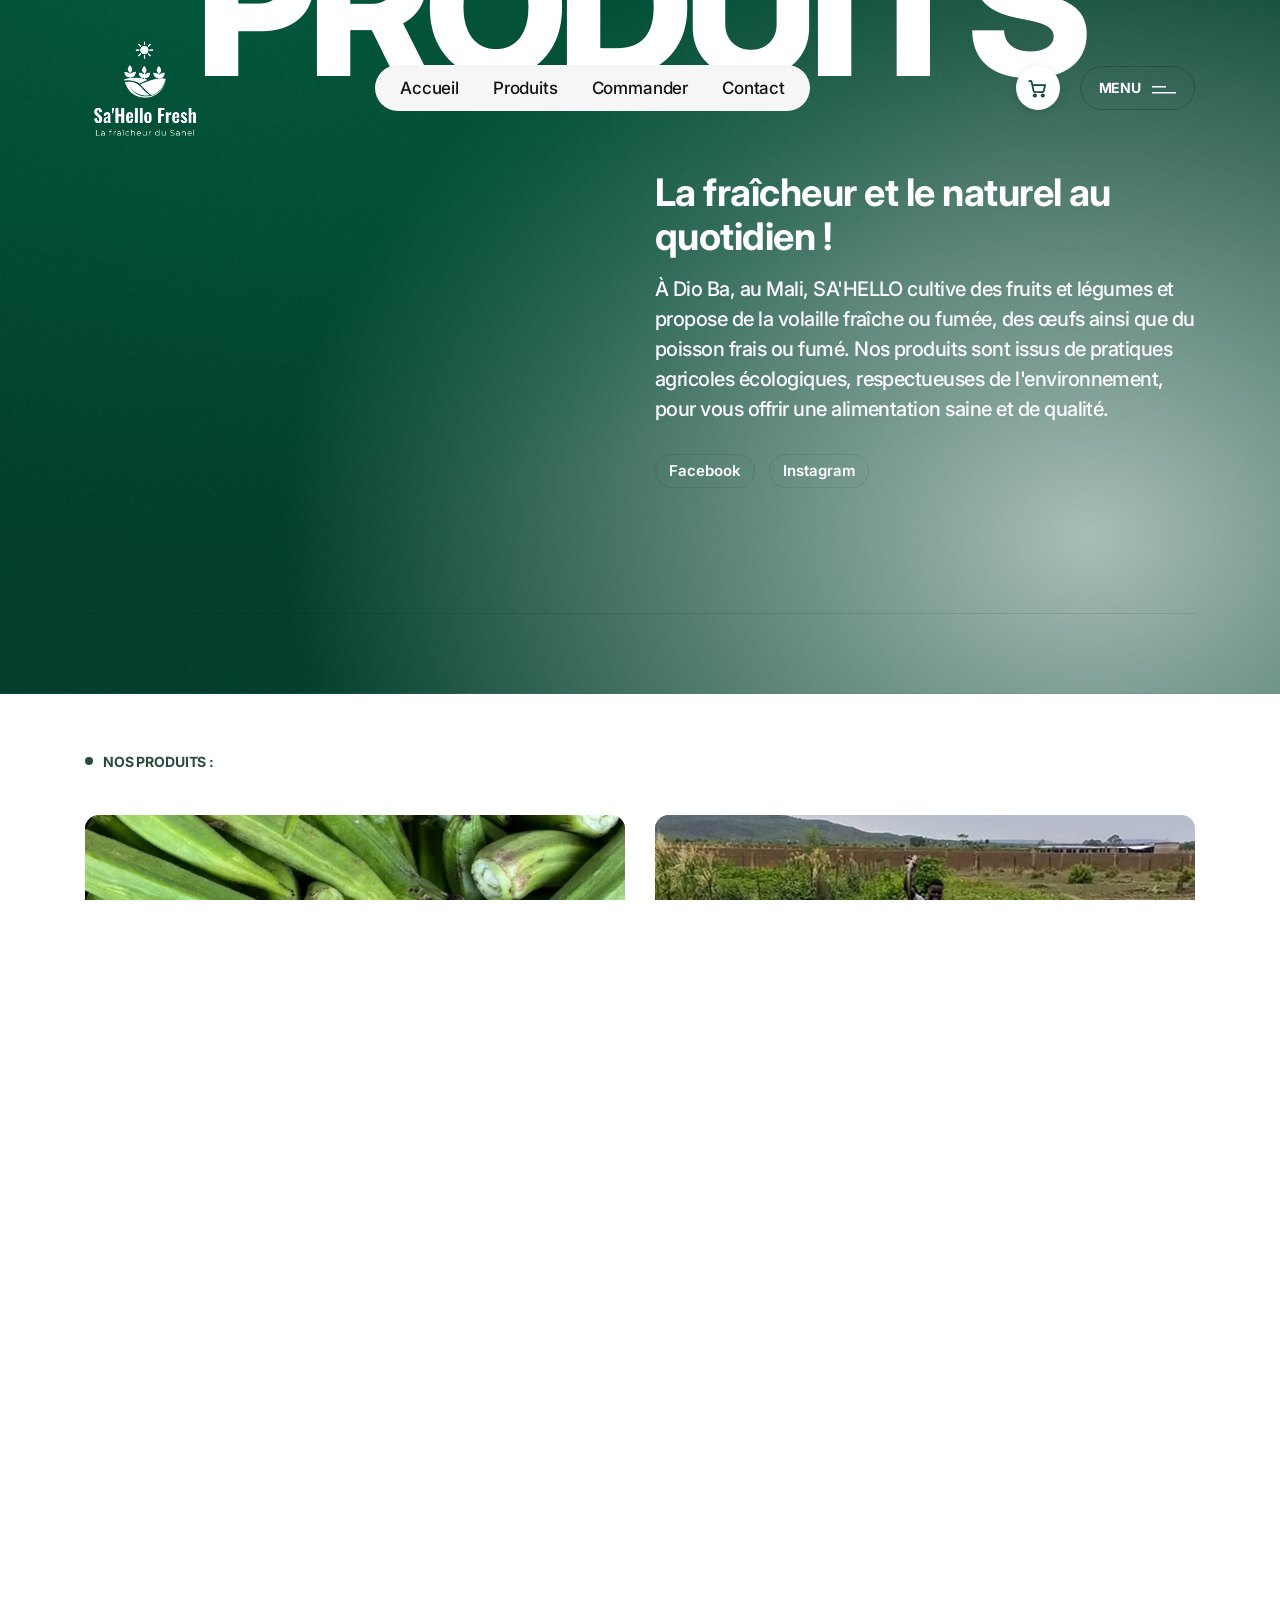
<file: produits.html>
<!doctype html>
<html class="no-js agntix-light" lang="zxx">

<head>

    <meta charset="utf-8">
    <meta http-equiv="x-ua-compatible" content="ie=edge">
    <title>Sa'Hello - Produits frais et sains toute l'année à proximité</title>
    <meta name="description" content="">
    <meta name="viewport" content="width=device-width, initial-scale=1">

    <!-- Place favicon.ico in the root directory -->
    <link rel="shortcut icon" type="image/x-icon" href="assetsahello/logo/logoavecfond.png">

    <!-- CSS here -->
    <!-- CSS here -->
    <link rel="stylesheet" href="assets/css/bootstrap.css">
    <link rel="stylesheet" href="assets/css/slick.css">
    <link rel="stylesheet" href="assets/css/swiper-bundle.css">
    <link rel="stylesheet" href="assets/css/magnific-popup.css">
    <link rel="stylesheet" href="assets/css/font-awesome-pro.css">
    <link rel="stylesheet" href="assets/css/spacing.css">
    <link rel="stylesheet" href="assets/css/atropos.min.css">
    <link rel="stylesheet" href="assets/css/main.css">
    <style>
        .tp-portfolio-masonry-header-green {
            position: relative;
            background: #003d2a !important;
            overflow: hidden;
        }
        .tp-portfolio-masonry-header-green::before {
            content: '';
            position: absolute;
            inset: 0;
            background: 
                radial-gradient(ellipse 100% 100% at 15% 15%, rgba(0, 95, 65, 0.9) 0%, rgba(0, 95, 65, 0.4) 40%, transparent 70%),
                radial-gradient(ellipse 90% 90% at 85% 85%, rgba(237, 244, 242, 0.7) 0%, rgba(237, 244, 242, 0.3) 40%, transparent 70%),
                radial-gradient(ellipse 60% 60% at 50% 50%, rgba(0, 95, 65, 0.2) 0%, transparent 70%);
            pointer-events: none;
            z-index: 0;
        }
        .tp-portfolio-masonry-header-green::after {
            content: '';
            position: absolute;
            inset: 0;
            background-image: url("data:image/svg+xml,%3Csvg viewBox='0 0 256 256' xmlns='http://www.w3.org/2000/svg'%3E%3Cfilter id='noise'%3E%3CfeTurbulence type='fractalNoise' baseFrequency='0.9' numOctaves='4' stitchTiles='stitch'/%3E%3CfeColorMatrix type='saturate' values='0'/%3E%3C/filter%3E%3Crect width='100%25' height='100%25' filter='url(%23noise)'/%3E%3C/svg%3E");
            opacity: 0.03;
            pointer-events: none;
            z-index: 1;
        }
        .tp-portfolio-masonry-header-green .container,
        .tp-portfolio-masonry-header-green .tp-portfolio-masonry-heading,
        .tp-portfolio-masonry-header-green .tp-portfolio-masonry-wrap {
            position: relative;
            z-index: 2;
        }
        .tp-portfolio-masonry-header-green .tp-portfolio-masonry-big-text,
        .tp-portfolio-masonry-header-green .tp-portfolio-masonry-top-right p,
        .tp-portfolio-masonry-header-green .tp-portfolio-masonry-social a {
            color: #FFFFFF !important;
        }
        .tp-header-inner-style .tp-header-14-bar-wrap .tp-header-8-bar:not(:hover) span {
            color: #FFFFFF !important;
        }
        .tp-header-inner-style .tp-header-14-bar-wrap .tp-header-8-bar:not(:hover) span svg path {
            fill: #FFFFFF !important;
        }
        .header-sticky.tp-header-inner-style .tp-header-menu > nav > ul > li > a {
            color: #2A4C3A !important;
        }
        .header-sticky.tp-header-inner-style .tp-header-dropdown nav ul li.has-dropdown::after {
            color: #2A4C3A !important;
        }
        .header-sticky.tp-header-inner-style .tp-header-14-bar-wrap .tp-header-8-bar span {
            color: #2A4C3A !important;
        }
        .header-sticky.tp-header-inner-style .tp-header-14-bar-wrap .tp-header-8-bar span svg path {
            fill: #2A4C3A !important;
        }
        .tp-copyright-style-6 .tp-copyright-big-text {
            color: #FFFFFF !important;
        }
        .tp-footer-style-6 .tp-footer-widget-menu ul li a:hover {
            color: #2A4C3A !important;
            background: linear-gradient(135deg, #2A4C3A 0%, #ffffff 100%) !important;
        }
        .tp-footer-style-6 .tp-footer-widget-social a:hover {
            color: #2A4C3A !important;
            background: linear-gradient(135deg, #2A4C3A 0%, #ffffff 100%) !important;
        }
        .tp-footer-style-6 .tp-footer-widget-info a:hover {
            color: #D0FF71 !important;
        }
        .tp-footer-style-6 .tp-footer-widget-title-sm.pre::before {
            background: linear-gradient(135deg, #2A4C3A 0%, #ffffff 100%) !important;
        }
        /* Bloc d'introduction : accroche en gros, texte courant plus léger */
        .tp-portfolio-masonry-top-right p.produits-accroche {
            font-size: 38px;
            font-weight: 700;
            line-height: 1.15;
            margin-bottom: 16px;
        }
        .tp-portfolio-masonry-top-right p:not(.produits-accroche) {
            font-size: 20px;
            font-weight: 500;
            line-height: 1.5;
        }
        @media (max-width: 767px) {
            .tp-portfolio-masonry-top-right p.produits-accroche { font-size: 26px; }
            .tp-portfolio-masonry-top-right p:not(.produits-accroche) { font-size: 16px; }
        }
        /* appel vers la page Commander */
        .sh-cmd-cta { padding: 40px 0 110px; }
        .sh-cmd-box { display: flex; align-items: center; justify-content: space-between; gap: 30px; flex-wrap: wrap;
            padding: 44px 48px; border-radius: 28px; background: #0b4a35; color: #fff; }
        .sh-cmd-k { margin: 0 0 6px; font-size: 13px; font-weight: 600; letter-spacing: .12em; text-transform: uppercase; color: #9fd8bf; }
        .sh-cmd-h { margin: 0 0 10px; font-size: 44px; line-height: 1.05; color: #fff; }
        .sh-cmd-p { margin: 0; max-width: 560px; font-size: 17px; line-height: 1.5; color: rgba(255,255,255,.85); }
        .sh-cmd-box .sh-cmd-btn { display: inline-flex; height: 56px; padding: 0 30px; font-size: 16px; }
        @media (max-width: 767px) {
            .sh-cmd-cta { padding: 20px 0 70px; }
            .sh-cmd-box { padding: 30px 24px; border-radius: 22px; }
            .sh-cmd-h { font-size: 32px; }
            .sh-cmd-p { font-size: 15px; }
        }
    </style>

    <link rel="stylesheet" href="assets/css/panier.css?v=20261125">
    <link rel="stylesheet" href="assets/css/sahello.css?v=20261125">
</head>

<body class="tp-magic-cursor">

    <!-- Begin magic cursor -->
    <div id="magic-cursor" class="cursor-bg-red">
        <div id="ball"></div>
    </div>
    <!-- End magic cursor -->

    <!-- preloader -->

    <!-- preloader -->
    <div id="preloader">
        <h2 class="preloader-title">Sa'Hello Fresh</h2>
        <div class="preloader">
            <span></span>
            <span></span>
        </div>
    </div>
    <!-- preloader end  -->
    <!-- preloader end  -->

    <!-- back to top start -->
    <!-- back to top start -->
    <div class="back-to-top-wrapper">
        <button id="back_to_top" type="button" class="back-to-top-btn">
            <svg width="12" height="7" viewBox="0 0 12 7" fill="none" xmlns="http://www.w3.org/2000/svg">
                <path d="M11 6L6 1L1 6" stroke="currentColor" stroke-width="1.5" stroke-linecap="round" stroke-linejoin="round" />
            </svg>
        </button>
    </div>
    <!-- back to top end -->
    <!-- back to top end -->

    <!-- offcanvas start -->
    <!-- tp-offcanvus-area-start -->
    <div class="tp-offcanvas-area">
        <div class="tp-offcanvas-wrapper tp-offcanvas-sahello">
            <div class="tp-offcanvas-top d-flex align-items-center justify-content-between">
                <div class="tp-offcanvas-logo">
                    <a href="index.html">
                        <img class="logo-1" data-width="120" src="assetsahello/logo/logo1.png" alt="SA'HELLO">
                        <img class="logo-2" data-width="120" src="assetsahello/logo/logoblanc.png" alt="SA'HELLO">
                    </a>
                </div>
                <div class="tp-offcanvas-close">
                    <button class="tp-offcanvas-close-btn">
                        <svg width="37" height="38" viewBox="0 0 37 38" fill="none" xmlns="http://www.w3.org/2000/svg">
                            <path d="M9.19141 9.80762L27.5762 28.1924" stroke="currentColor" stroke-width="1.5" stroke-linecap="round" stroke-linejoin="round" />
                            <path d="M9.19141 28.1924L27.5762 9.80761" stroke="currentColor" stroke-width="1.5" stroke-linecap="round" stroke-linejoin="round" />
                        </svg>
                    </button>
                </div>
            </div>
            <div class="tp-offcanvas-main">
                <div class="tp-offcanvas-content d-none d-xl-block">
                    <h3 class="tp-offcanvas-title">SA'HELLO FRESH</h3>
                    <p>Des produits frais et sains toute l'année à proximité. Agriculture écologique au Mali.</p>
                </div>
                <div class="tp-offcanvas-menu d-xl-none">
                    <nav></nav>
                </div>
                <div class="tp-offcanvas-contact">
                    <h3 class="tp-offcanvas-title sm">Contact</h3>
                    <ul>
                        <li><a href="tel:+22366260020">+223 66 26 00 20</a></li>
                        <li><a href="tel:+22372707914">+223 72 70 79 14</a></li>
                        <li><a href="mailto:contact@sahello.com">contact@sahello.com</a></li>
                        <li><a href="https://www.google.com/maps/search/Kati+Sananfara+Mali" target="_blank">Kati Sananfara, Mali</a></li>
                    </ul>
                </div>
                <div class="tp-offcanvas-social">
                    <h3 class="tp-offcanvas-title sm">Suivez-nous</h3>
                    <ul>
                        <li>
                            <a href="#">
                                <svg width="16" height="16" viewBox="0 0 16 16" fill="none" xmlns="http://www.w3.org/2000/svg">
                                    <path d="M11.25 1.5H4.75C2.95507 1.5 1.5 2.95507 1.5 4.75V11.25C1.5 13.0449 2.95507 14.5 4.75 14.5H11.25C13.0449 14.5 14.5 13.0449 14.5 11.25V4.75C14.5 2.95507 13.0449 1.5 11.25 1.5Z" stroke="currentColor" stroke-width="1.5" stroke-linecap="round" stroke-linejoin="round" />
                                    <path d="M10.6016 7.5907C10.6818 8.13166 10.5894 8.68414 10.3375 9.16955C10.0856 9.65497 9.68711 10.0486 9.19862 10.2945C8.71014 10.5404 8.15656 10.6259 7.61663 10.5391C7.0767 10.4522 6.57791 10.1972 6.19121 9.81055C5.80451 9.42385 5.54959 8.92506 5.46271 8.38513C5.37583 7.8452 5.46141 7.29163 5.70728 6.80314C5.95315 6.31465 6.34679 5.91613 6.83221 5.66425C7.31763 5.41238 7.87011 5.31998 8.41107 5.4002C8.96287 5.48202 9.47372 5.73915 9.86817 6.1336C10.2626 6.52804 10.5197 7.0389 10.6016 7.5907Z" stroke="currentColor" stroke-width="1.5" stroke-linecap="round" stroke-linejoin="round" />
                                    <path d="M11.5742 4.42578H11.5842" stroke="currentColor" stroke-width="1.5" stroke-linecap="round" stroke-linejoin="round" />
                                </svg>
                            </a>
                        </li>
                        <li>
                            <a href="#">
                                <svg width="18" height="18" viewBox="0 0 18 18" fill="none" xmlns="http://www.w3.org/2000/svg">
                                    <path d="M2.50589 12.7494C4.57662 16.336 9.16278 17.5648 12.7494 15.4941C14.2113 14.65 15.2816 13.388 15.8962 11.9461C16.7895 9.85066 16.7208 7.37526 15.4941 5.25063C14.2674 3.12599 12.1581 1.82872 9.89669 1.55462C8.34063 1.366 6.71259 1.66183 5.25063 2.50589C1.66403 4.57662 0.435172 9.16278 2.50589 12.7494Z" stroke="currentColor" stroke-width="1.5" />
                                    <path d="M12.7127 15.4292C12.7127 15.4292 12.0086 10.4867 10.5011 7.87559C8.99362 5.26451 5.28935 2.57155 5.28935 2.57155M5.68449 15.6124C6.79553 12.2606 12.34 8.54524 16.3975 9.43537M12.311 2.4082C11.1953 5.72344 5.75732 9.38453 1.71875 8.58915" stroke="currentColor" stroke-width="1.5" stroke-linecap="round" />
                                </svg>
                            </a>
                        </li>
                        <li>
                            <a href="#">
                                <svg width="18" height="11" viewBox="0 0 18 11" fill="none" xmlns="http://www.w3.org/2000/svg">
                                    <path d="M1 5.5715H6.33342C7.62867 5.5715 8.61917 6.56199 8.61917 7.85725C8.61917 9.15251 7.62867 10.143 6.33342 10.143H1.76192C1.30477 10.143 1 9.83823 1 9.38108V1.76192C1 1.30477 1.30477 1 1.76192 1H5.5715C6.86676 1 7.85725 1.99049 7.85725 3.28575C7.85725 4.58101 6.86676 5.5715 5.5715 5.5715H1Z" stroke="currentColor" stroke-width="1.5" stroke-miterlimit="10"></path>
                                    <path d="M10.9062 7.09454H17.0016C17.0016 5.41832 15.6301 4.04688 13.9539 4.04688C12.2777 4.04688 10.9062 5.41832 10.9062 7.09454ZM10.9062 7.09454C10.9062 8.77076 12.2777 10.1422 13.9539 10.1422H15.2492" stroke="currentColor" stroke-width="1.5" stroke-miterlimit="10" stroke-linecap="round" stroke-linejoin="round"></path>
                                    <path d="M16.1125 1.44434H11.668" stroke="currentColor" stroke-width="1.2" stroke-miterlimit="10" stroke-linecap="round" stroke-linejoin="round"></path>
                                </svg>
                            </a>
                        </li>
                        <li>
                            <a href="#">
                                <svg width="18" height="14" viewBox="0 0 18 14" fill="none" xmlns="http://www.w3.org/2000/svg">
                                    <path d="M12.75 13H5.25C3 13 1.5 11.5 1.5 9.25V4.75C1.5 2.5 3 1 5.25 1H12.75C15 1 16.5 2.5 16.5 4.75V9.25C16.5 11.5 15 13 12.75 13Z" stroke="currentColor" stroke-width="1.5" stroke-miterlimit="10" stroke-linecap="round" stroke-linejoin="round" />
                                    <path d="M8.70676 5.14837L10.8006 6.40465C11.5543 6.90716 11.5543 7.66093 10.8006 8.16344L8.70676 9.41972C7.86923 9.92224 7.19922 9.50348 7.19922 8.5822V6.06964C7.19922 4.98086 7.86923 4.64585 8.70676 5.14837Z" fill="currentColor" />
                                </svg>
                            </a>
                        </li>
                    </ul>
                </div>
            </div>
        </div>
    </div>
    <div class="body-overlay"></div>
    <!-- tp-offcanvus-area-end -->
    <!-- offcanvas end -->

    <!-- header area start -->
    <div id="header-sticky" class="tp-header-area tp-header-inner-style tp-header-ptb tp-header-blur sticky-white-bg header-transparent mt-30 @@class">
        <div class="container container-1830">
            <div class="row align-items-center">
                <div class="col-xl-2 col-lg-6 col-6">
                    <div class="tp-header-logo">
                        <a href="index.html">
                            <img data-width="120" class="logo-white" src="assetsahello/logo/logoblanc.png" alt="">
                            <img data-width="120" class="logo-black d-none" src="assetsahello/logo/logo1.png" alt="">
                        </a>
                    </div>
                </div>
                <div class="col-xl-7 d-none d-xl-block">
                    <div class="tp-header-box text-center">
                        <div class="tp-header-menu tp-header-dropdown dropdown-white-bg">
                            <nav class="tp-mobile-menu-active">
                                <ul>
                                    <li><a href="index.html">Accueil</a></li>
                                    <li><a href="produits.html">Produits</a></li>
                                    <li><a href="commander.html">Commander</a></li>
                                    <li><a href="contact.html">Contact</a></li>
                                </ul>
                            </nav>
                        </div>
                    </div>
                </div>
                <div class="col-xl-3 col-lg-6 col-6">
                    <div class="tp-header-right text-end">
                        <div class="sh-hactions">
                            <a class="sh-hcart" href="commander.html#panier" aria-label="Panier"><svg viewBox="0 0 24 24" fill="none" stroke="currentColor" stroke-width="2" stroke-linecap="round" stroke-linejoin="round" aria-hidden="true"><circle cx="9" cy="20" r="1.4"/><circle cx="18" cy="20" r="1.4"/><path d="M2.5 3.5h2.6l2.4 11.2a1.6 1.6 0 0 0 1.6 1.3h8.4a1.6 1.6 0 0 0 1.6-1.2l1.6-6.8H6.2"/></svg><span class="sh-hcart-n" hidden>0</span></a>
                        </div>
                        <div class="tp-header-14-bar-wrap ml-20">
                            <button class="tp-header-8-bar tp-offcanvas-open-btn">
                                <span>Menu</span>
                                <span>
                                    <svg width="24" height="8" viewBox="0 0 24 8" fill="none" xmlns="http://www.w3.org/2000/svg">
                                        <path d="M0 0H14V1.5H0V0Z" fill="currentcolor" />
                                        <path d="M0 6H24V7.5H0V6Z" fill="currentcolor" />
                                    </svg>
                                </span>
                            </button>
                        </div>
                    </div>
                </div>
            </div>
        </div>
    </div>
    <!-- header area end -->


    <div id="smooth-wrapper">
        <div id="smooth-content">

            <main>

                <!-- portfolio masonry area start -->
                <div class="tp-portfolio-masonry-ptb tp-portfolio-masonry-header-green pt-130 pb-80">
                    <div class="container container-1830">
                        <div class="row">
                            <div class="col-lg-12">
                                <div class="tp-portfolio-masonry-heading pb-80">
                                    <h2 class="tp-portfolio-masonry-big-text tp-char-animation">Nos produits</h2>
                                </div>
                            </div>
                        </div>
                        <div class="tp-portfolio-masonry-wrap">
                            <div class="row">
                                <div class="col-xl-6 col-lg-4"></div>
                                <div class="col-xl-6 col-lg-8">
                                    <div class="tp-portfolio-masonry-top-right">
                                        <p class="produits-accroche">La fraîcheur et le naturel au quotidien !</p>
                                        <p>
                                            À Dio Ba, au Mali, SA'HELLO cultive des fruits et légumes et propose de la volaille fraîche ou fumée, des œufs ainsi que du poisson frais ou fumé. Nos produits sont issus de pratiques agricoles écologiques, respectueuses de l'environnement, pour vous offrir une alimentation saine et de qualité.
                                        </p>
                                        <div class="tp-portfolio-masonry-social">
                                            <a href="#">Facebook</a>
                                            <a href="#">Instagram</a>
                                        </div>
                                    </div>
                                </div>
                            </div>
                        </div>
                    </div>
                </div>
                <!-- portfolio masonry area end -->


                <!-- portfolio masonry grid start -->
                <div class="tp-portfolio-masonry-grid-ptb pt-55 pb-140">
                    <div class="container container-1830">
                        <div class="row">
                            <div class="col-lg-12">
                                <div class="tp-portfolio-masonry-grid-heading pb-40">
                                    <span>Nos produits :</span>
                                </div>
                            </div>
                            <div class="col-lg-6">
                                <div class="tp-portfolio-masonry-grid-item mb-70">
                                    <div class="tp-portfolio-masonry-grid-thumb tp--hover-item">
                                        <a href="commander.html#produits">
                                            <div class="tp--hover-img" data-displacement="assets/img/webgl/1.jpg" data-intensity="0.6" data-speedin="1" data-speedout="1">
                                                <img src="assetsahello/photos/produit-maraichage.webp" alt="Gombos frais de SA'HELLO" width="810" height="442">
                                            </div>
                                        </a>
                                    </div>
                                    <div class="tp-portfolio-masonry-grid-content d-flex align-items-center justify-content-between">
                                        <div class="tp-portfolio-masonry-grid-left">
                                            <h4 class="tp-portfolio-masonry-grid-title"><a class="tp-line-white" href="commander.html#produits">Maraîchage</a></h4>
                                        </div>
                                        <div class="tp-portfolio-masonry-grid-categories">
                                            <span>Tomate</span>
                                            <span>Gombo</span>
                                            <span>Oignons</span>
                                            <span>Aubergines</span>
                                            <span>Piment</span>
                                        </div>
                                    </div>
                                </div>
                            </div>
                            <div class="col-lg-6">
                                <div class="tp-portfolio-masonry-grid-item mb-70">
                                    <div class="tp-portfolio-masonry-grid-thumb tp--hover-item">
                                        <a href="commander.html#produits">
                                            <div class=" tp--hover-img" data-displacement="assets/img/webgl/1.jpg" data-intensity="0.6" data-speedin="1" data-speedout="1">
                                                <img src="assetsahello/photos/produit-pisciculture-bassin.webp" alt="Bassins piscicoles de SA'HELLO" width="948" height="518">
                                            </div>
                                        </a>
                                    </div>
                                    <div class="tp-portfolio-masonry-grid-content d-flex align-items-center justify-content-between">
                                        <div class="tp-portfolio-masonry-grid-left">
                                            <h4 class="tp-portfolio-masonry-grid-title"><a class="tp-line-white" href="commander.html#produits">Pisciculture</a></h4>
                                        </div>
                                        <div class="tp-portfolio-masonry-grid-categories">
                                            <span>Tilapias</span>
                                            <span>Poisson-chat</span>
                                            <span>Poisson fumé</span>
                                        </div>
                                    </div>
                                </div>
                            </div>
                            <div class="col-lg-12">
                                <div class="tp-portfolio-masonry-grid-item mb-70">
                                    <div class="tp-portfolio-masonry-grid-thumb tp--hover-item">
                                        <a href="commander.html#produits">
                                            <div class=" tp--hover-img" data-displacement="assets/img/webgl/1.jpg" data-intensity="0.6" data-speedin="1" data-speedout="1">
                                                <img src="assetsahello/photos/produit-aviculture.webp" alt="Aviculture SA'HELLO" width="1800" height="982" loading="lazy">
                                            </div>
                                        </a>
                                    </div>
                                    <div class="tp-portfolio-masonry-grid-content d-flex align-items-center justify-content-between">
                                        <div class="tp-portfolio-masonry-grid-left">
                                            <h4 class="tp-portfolio-masonry-grid-title"><a class="tp-line-white" href="commander.html#produits">Aviculture</a></h4>
                                        </div>
                                        <div class="tp-portfolio-masonry-grid-categories">
                                            <span>Volaille fraîche</span>
                                            <span>Volaille fumée</span>
                                            <span>Œufs</span>
                                        </div>
                                    </div>
                                </div>
                            </div>
                            <div class="col-lg-6">
                                <div class="tp-portfolio-masonry-grid-item mb-70">
                                    <div class="tp-portfolio-masonry-grid-thumb tp--hover-item">
                                        <a href="commander.html#produits">
                                            <div class=" tp--hover-img" data-displacement="assets/img/webgl/1.jpg" data-intensity="0.6" data-speedin="1" data-speedout="1">
                                                <img src="assetsahello/photos/produit-transformation.webp" alt="Bissap de la ferme SA'HELLO" width="1300" height="709" loading="lazy">
                                            </div>
                                        </a>
                                    </div>
                                    <div class="tp-portfolio-masonry-grid-content d-flex align-items-center justify-content-between">
                                        <div class="tp-portfolio-masonry-grid-left">
                                            <h4 class="tp-portfolio-masonry-grid-title"><a class="tp-line-white" href="commander.html#produits">Transformation</a></h4>
                                        </div>
                                        <div class="tp-portfolio-masonry-grid-categories">
                                            <span>Miel</span>
                                            <span>Beurre de karité</span>
                                            <span>Produits transformés</span>
                                        </div>
                                    </div>
                                </div>
                            </div>
                            <div class="col-lg-6">
                                <div class="tp-portfolio-masonry-grid-item mb-70">
                                    <div class="tp-portfolio-masonry-grid-thumb tp--hover-item">
                                        <a href="commander.html#produits">
                                            <div class=" tp--hover-img" data-displacement="assets/img/webgl/1.jpg" data-intensity="0.6" data-speedin="1" data-speedout="1">
                                                <img src="assetsahello/photos/produit-apiculture.webp" alt="Arbre en fleurs de la ferme SA'HELLO" width="1300" height="709" loading="lazy">
                                            </div>
                                        </a>
                                    </div>
                                    <div class="tp-portfolio-masonry-grid-content d-flex align-items-center justify-content-between">
                                        <div class="tp-portfolio-masonry-grid-left">
                                            <h4 class="tp-portfolio-masonry-grid-title"><a class="tp-line-white" href="commander.html#produits">Apiculture</a></h4>
                                        </div>
                                        <div class="tp-portfolio-masonry-grid-categories">
                                            <span>Miel naturel</span>
                                            <span>Qualité locale</span>
                                        </div>
                                    </div>
                                </div>
                            </div>
                        </div>
                        <div class="row justify-content-center">
                            <div class="col-md-8">
                                <div class="tp-portfolio-masonry-grid-bottom">
                                    <a class="tp-btn-animation" href="#">
                                        <span>Voir plus de produits <svg xmlns="http://www.w3.org/2000/svg" width="13" height="13" viewBox="0 0 13 13" fill="none">
                                                <path d="M6.5 1V12M6.5 12L12 6.5M6.5 12L1 6.5" stroke="currentColor" stroke-width="2" stroke-linecap="round" stroke-linejoin="round" />
                                            </svg></span>
                                        <span>Voir plus de produits <svg xmlns="http://www.w3.org/2000/svg" width="13" height="13" viewBox="0 0 13 13" fill="none">
                                                <path d="M6.5 1V12M6.5 12L12 6.5M6.5 12L1 6.5" stroke="currentColor" stroke-width="2" stroke-linecap="round" stroke-linejoin="round" />
                                            </svg></span>
                                        <span>Voir plus de produits <svg xmlns="http://www.w3.org/2000/svg" width="13" height="13" viewBox="0 0 13 13" fill="none">
                                                <path d="M6.5 1V12M6.5 12L12 6.5M6.5 12L1 6.5" stroke="currentColor" stroke-width="2" stroke-linecap="round" stroke-linejoin="round" />
                                            </svg></span>
                                        <span>Voir plus de produits <svg xmlns="http://www.w3.org/2000/svg" width="13" height="13" viewBox="0 0 13 13" fill="none">
                                                <path d="M6.5 1V12M6.5 12L12 6.5M6.5 12L1 6.5" stroke="currentColor" stroke-width="2" stroke-linecap="round" stroke-linejoin="round" />
                                            </svg></span>
                                        <span>Voir plus de produits <svg xmlns="http://www.w3.org/2000/svg" width="13" height="13" viewBox="0 0 13 13" fill="none">
                                                <path d="M6.5 1V12M6.5 12L12 6.5M6.5 12L1 6.5" stroke="currentColor" stroke-width="2" stroke-linecap="round" stroke-linejoin="round" />
                                            </svg></span>
                                    </a>
                                </div>
                            </div>
                        </div>
                    </div>
                </div>
                <!-- portfolio masonry grid end -->

                <!-- pour commander start -->
                <section class="sh-cmd-cta" id="commander">
                    <div class="container container-1230">
                        <div class="sh-cmd-box">
                            <div>
                                <p class="sh-cmd-k">Commande en ligne</p>
                                <h2 class="sh-cmd-h">Pour commander&nbsp;!</h2>
                                <p class="sh-cmd-p">Choisissez vos produits, la quantité, la livraison ou le retrait : votre commande nous arrive sur WhatsApp.</p>
                            </div>
                            <a class="sh-hbtn sh-cmd-btn" href="commander.html">Commander maintenant</a>
                        </div>
                    </div>
                </section>
                <!-- pour commander end -->


            </main>

            <footer>

                <!-- footer area start -->
                <div class="tp-footer-area tp-footer-style-6 pt-120 pb-35" data-bg-color="#003d2a">
                    <div class="container">
                        <div class="row align-items-center">
                            <div class="col-xl-4 col-lg-4 col-md-12">
                                <div class="tp-footer-widget tp-footer-col-1 pb-40 tp_fade_anim" data-delay=".3">
                                    <h4 class="tp-footer-widget-title">SA'HELLO <br> Mali.</h4>
                                    <div class="tp-footer-widget-social">
                                        <a href="#">
                                            <span>
                                                <svg width="12" height="16" viewBox="0 0 12 16" fill="none" xmlns="http://www.w3.org/2000/svg">
                                                    <path fill-rule="evenodd" clip-rule="evenodd" d="M1.82727 6.83333C1.14284 6.83333 1 6.96763 1 7.61111V8.77778C1 9.42126 1.14284 9.55556 1.82727 9.55556H3.48182V14.2222C3.48182 14.8657 3.62466 15 4.30909 15H5.96364C6.64807 15 6.79091 14.8657 6.79091 14.2222V9.55556H8.64871C9.1678 9.55556 9.30155 9.4607 9.44416 8.99145L9.7987 7.82478C10.043 7.02095 9.89246 6.83333 9.00326 6.83333H6.79091V4.88889C6.79091 4.45933 7.16129 4.11111 7.61818 4.11111H9.97273C10.6572 4.11111 10.8 3.97681 10.8 3.33333V1.77778C10.8 1.1343 10.6572 1 9.97273 1H7.61818C5.33373 1 3.48182 2.74111 3.48182 4.88889V6.83333H1.82727Z" stroke="currentcolor" stroke-width="1.5" stroke-linejoin="round" />
                                                </svg>
                                            </span>
                                        </a>
                                        <a href="#">
                                            <span>
                                                <svg width="14" height="13" viewBox="0 0 14 13" fill="none" xmlns="http://www.w3.org/2000/svg">
                                                    <path fill-rule="evenodd" clip-rule="evenodd" d="M4.41177 0H0L5.23083 6.87316L0.334618 12.6389H2.59681L6.29998 8.27809L9.58823 12.5988H14L8.6172 5.52593L8.62673 5.53813L13.2614 0.0802914H10.9992L7.55741 4.13336L4.41177 0ZM2.43522 1.20371H3.80866L11.5648 11.395H10.1913L2.43522 1.20371Z" fill="currentcolor" />
                                                </svg>
                                            </span>
                                        </a>
                                        <a href="#">
                                            <span>
                                                <svg width="18" height="18" viewBox="0 0 18 18" fill="none" xmlns="http://www.w3.org/2000/svg">
                                                    <path d="M16.9989 10.0113C16.2575 9.87227 15.4949 9.7998 14.7168 9.7998C10.435 9.7998 6.62665 11.9938 4.19922 15.3997M14.5997 3.39941C12.0962 6.33329 8.33416 8.19931 4.12763 8.19931C3.05145 8.19931 2.00436 8.07718 1 7.84627M11.0941 17.0005C11.2946 16.0293 11.3999 15.0235 11.3999 13.9931C11.3999 8.94036 8.86738 4.47788 5 1.80078M16.9997 8.99983C16.9997 13.418 13.418 16.9997 8.99983 16.9997C4.58165 16.9997 1 13.418 1 8.99983C1 4.58165 4.58165 1 8.99983 1C13.418 1 16.9997 4.58165 16.9997 8.99983Z" stroke="currentcolor" stroke-width="1.5" stroke-linejoin="round" />
                                                </svg>
                                            </span>
                                        </a>
                                        <a href="#">
                                            <span>
                                                <svg width="16" height="16" viewBox="0 0 16 16" fill="none" xmlns="http://www.w3.org/2000/svg">
                                                    <path d="M12.0586 4.94727C12.6109 4.94727 13.0586 4.49955 13.0586 3.94727C13.0586 3.39498 12.6109 2.94727 12.0586 2.94727V4.94727ZM12.0496 2.94727C11.4973 2.94727 11.0496 3.39498 11.0496 3.94727C11.0496 4.49955 11.4973 4.94727 12.0496 4.94727V2.94727ZM8 14C6.32181 14 5.16377 13.9979 4.2928 13.8808C3.45059 13.7675 3.02803 13.5636 2.73223 13.2678L1.31802 14.682C2.04735 15.4113 2.96231 15.7199 4.0263 15.8629C5.06152 16.0021 6.37835 16 8 16V14ZM0 8C0 9.62165 -0.00212373 10.9385 0.137058 11.9737C0.280107 13.0377 0.588687 13.9526 1.31802 14.682L2.73223 13.2678C2.43644 12.972 2.23246 12.5494 2.11922 11.7072C2.00212 10.8362 2 9.67819 2 8H0ZM14 8C14 9.67819 13.9979 10.8362 13.8808 11.7072C13.7675 12.5494 13.5636 12.972 13.2678 13.2678L14.682 14.682C15.4113 13.9526 15.7199 13.0377 15.8629 11.9737C16.0021 10.9385 16 9.62165 16 8H14ZM8 16C9.62165 16 10.9385 16.0021 11.9737 15.8629C13.0377 15.7199 13.9526 15.4113 14.682 14.682L13.2678 13.2678C12.972 13.5636 12.5494 13.7675 11.7072 13.8808C10.8362 13.9979 9.67819 14 8 14V16ZM8 2C9.67819 2 10.8362 2.00212 11.7072 2.11922C12.5494 2.23246 12.972 2.43644 13.2678 2.73223L14.682 1.31802C13.9526 0.588687 13.0377 0.280107 11.9737 0.137058C10.9385 -0.00212373 9.62165 0 8 0V2ZM16 8C16 6.37835 16.0021 5.06152 15.8629 4.0263C15.7199 2.96231 15.4113 2.04735 14.682 1.31802L13.2678 2.73223C13.5636 3.02803 13.7675 3.45059 13.8808 4.2928C13.9979 5.16377 14 6.32181 14 8H16ZM8 0C6.37835 0 5.06152 -0.00212373 4.0263 0.137058C2.96231 0.280107 2.04735 0.588687 1.31802 1.31802L2.73223 2.73223C3.02803 2.43644 3.45059 2.23246 4.2928 2.11922C5.16377 2.00212 6.32181 2 8 2V0ZM2 8C2 6.32181 2.00212 5.16377 2.11922 4.2928C2.23246 3.45059 2.43644 3.02803 2.73223 2.73223L1.31802 1.31802C0.588687 2.04735 0.280107 2.96231 0.137058 4.0263C-0.00212373 5.06152 0 6.37835 0 8H2ZM10.3171 8.00134C10.3171 9.28031 9.28031 10.3171 8.00134 10.3171V12.3171C10.3849 12.3171 12.3171 10.3849 12.3171 8.00134H10.3171ZM8.00134 10.3171C6.72236 10.3171 5.68555 9.28031 5.68555 8.00134H3.68555C3.68555 10.3849 5.61779 12.3171 8.00134 12.3171V10.3171ZM5.68555 8.00134C5.68555 6.72236 6.72236 5.68555 8.00134 5.68555V3.68555C5.61779 3.68555 3.68555 5.61779 3.68555 8.00134H5.68555ZM8.00134 5.68555C9.28031 5.68555 10.3171 6.72236 10.3171 8.00134H12.3171C12.3171 5.61779 10.3849 3.68555 8.00134 3.68555V5.68555ZM12.0586 2.94727H12.0496V4.94727H12.0586V2.94727Z" fill="currentcolor" />
                                                </svg>
                                            </span>
                                        </a>
                                    </div>
                                </div>
                            </div>
                            <div class="col-xl-5 col-lg-4 col-md-6">
                                <div class="tp-footer-widget tp-footer-col-2 pb-40 tp_fade_anim" data-delay=".5">
                                    <h4 class="tp-footer-widget-title-sm pre mb-25">Nos produits</h4>
                                    <div class="tp-footer-widget-menu">
                                        <ul>
                                            <li><a href="#" onclick="return false;">Maraîchage</a></li>
                                            <li><a href="#" onclick="return false;">Pisciculture</a></li>
                                            <li><a href="#" onclick="return false;">Aviculture</a></li>
                                            <li><a href="#" onclick="return false;">Transformation</a></li>
                                            <li><a href="#" onclick="return false;">Apiculture</a></li>
                                        </ul>
                                    </div>
                                </div>
                            </div>
                            <div class="col-xl-3 col-lg-4 col-md-6">
                                <div class="tp-footer-widget tp-footer-col-3 pb-40 mb-30 tp_fade_anim" data-delay=".7">
                                    <h4 class="tp-footer-widget-title-sm pre mb-20">Contact</h4>
                                    <div class="tp-footer-widget-info">
                                        <a href="mailto:contact@sahello.com">contact@sahello.com</a>
                                        <a href="tel:+3025550107">+223 77777777</a>
                                    </div>
                                    <div class="tp-footer-widget-info">
                                        <a href="https://www.google.com/maps/" target="_blank">Dio Ba, Mali</a>
                                    </div>
                                </div>
                            </div>
                        </div>
                    </div>
                </div>

                <div class="tp-copyright-area tp-copyright-style-6" data-bg-color="#003d2a">
                    <div class="container">
                        <div class="row">
                            <div class="col-xl-12">
                                <div class="tp-copyright-content text-center text-md-start tp_fade_anim" data-delay=".3" data-fade-from="bottom" data-ease="bounce" data-on-scroll="3">
                                    <h2 class="tp-copyright-big-text">SA'HELLO</h2>
                                </div>
                            </div>
                        </div>
                    </div>
                </div>
                <!-- footer area end -->

            </footer>

        </div>
    </div>



    <!-- JS here -->

    <!-- JS here -->


    <script src="assets/js/vendor/jquery.js"></script>
    <script src="assets/js/bootstrap-bundle.js"></script>
    <script src="assets/js/swiper-bundle.js"></script>
    <script src="assets/js/plugin.js"></script>
    <script src="assets/js/three.js"></script>
    <script src="assets/js/slick.js"></script>
    <script src="assets/js/scroll-magic.js"></script>
    <script src="assets/js/hover-effect.umd.js"></script>
    <script src="assets/js/magnific-popup.js"></script>
    <script src="assets/js/parallax-slider.js"></script>
    <script src="assets/js/nice-select.js"></script>
    <script src="assets/js/purecounter.js"></script>
    <script src="assets/js/isotope-pkgd.js"></script>
    <script src="assets/js/imagesloaded-pkgd.js"></script>
    <script src="assets/js/ajax-form.js"></script>
    <script src="assets/js/Observer.min.js"></script>
    <script src="assets/js/splitting.min.js"></script>
    <script src="assets/js/parallax-scroll.js"></script>
    <script src="assets/js/atropos.js"></script>
    <script src="assets/js/slider-active.js"></script>
    <script src="assets/js/main.js"></script>
    <script src="assets/js/tp-cursor.js"></script>
    <script src="assets/js/portfolio-slider-1.js"></script>
    <script type="module" src="assets/js/distortion-img.js"></script>
    <script type="module" src="assets/js/skew-slider/index.js"></script>
    <script type="module" src="assets/js/img-revel/index.js"></script>


    <!-- JS here -->
    <!-- JS here -->

    <script src="assets/js/panier.js?v=20261125"></script>
</body>

</html>
</file>
<file: assets/css/spacing.css>
.mt-5{margin-top:5px !important}.mt-10{margin-top:10px}.mt-15{margin-top:15px}.mt-20{margin-top:20px}.mt-25{margin-top:25px}.mt-30{margin-top:30px}.mt-35{margin-top:35px}.mt-40{margin-top:40px}.mt-45{margin-top:45px}.mt-50{margin-top:50px}.mt-55{margin-top:55px}.mt-60{margin-top:60px}.mt-65{margin-top:65px}.mt-70{margin-top:70px}.mt-75{margin-top:75px}.mt-80{margin-top:80px}.mt-85{margin-top:85px}.mt-90{margin-top:90px}.mt-95{margin-top:95px}.mt-100{margin-top:100px}.mt-105{margin-top:105px}.mt-110{margin-top:110px}.mt-115{margin-top:115px}.mt-120{margin-top:120px}.mt-125{margin-top:125px}.mt-130{margin-top:130px}.mt-135{margin-top:135px}.mt-140{margin-top:140px}.mt-145{margin-top:145px}.mt-150{margin-top:150px}.mt-155{margin-top:155px}.mt-160{margin-top:160px}.mt-165{margin-top:165px}.mt-170{margin-top:170px}.mt-175{margin-top:175px}.mt-180{margin-top:180px}.mt-185{margin-top:185px}.mt-190{margin-top:190px}.mt-195{margin-top:195px}.mt-200{margin-top:200px}.mb-5{margin-bottom:5px !important}.mb-10{margin-bottom:10px}.mb-15{margin-bottom:15px}.mb-20{margin-bottom:20px}.mb-25{margin-bottom:25px}.mb-30{margin-bottom:30px}.mb-35{margin-bottom:35px}.mb-40{margin-bottom:40px}.mb-45{margin-bottom:45px}.mb-50{margin-bottom:50px}.mb-55{margin-bottom:55px}.mb-60{margin-bottom:60px}.mb-65{margin-bottom:65px}.mb-70{margin-bottom:70px}.mb-75{margin-bottom:75px}.mb-80{margin-bottom:80px}.mb-85{margin-bottom:85px}.mb-90{margin-bottom:90px}.mb-95{margin-bottom:95px}.mb-100{margin-bottom:100px}.mb-105{margin-bottom:105px}.mb-110{margin-bottom:110px}.mb-115{margin-bottom:115px}.mb-120{margin-bottom:120px}.mb-125{margin-bottom:125px}.mb-130{margin-bottom:130px}.mb-135{margin-bottom:135px}.mb-140{margin-bottom:140px}.mb-145{margin-bottom:145px}.mb-150{margin-bottom:150px}.mb-155{margin-bottom:155px}.mb-160{margin-bottom:160px}.mb-165{margin-bottom:165px}.mb-170{margin-bottom:170px}.mb-175{margin-bottom:175px}.mb-180{margin-bottom:180px}.mb-185{margin-bottom:185px}.mb-190{margin-bottom:190px}.mb-195{margin-bottom:195px}.mb-200{margin-bottom:200px}.ml-5{margin-left:5px}.ml-10{margin-left:10px}.ml-15{margin-left:15px}.ml-20{margin-left:20px}.ml-25{margin-left:25px}.ml-30{margin-left:30px}.ml-35{margin-left:35px}.ml-40{margin-left:40px}.ml-45{margin-left:45px}.ml-50{margin-left:50px}.ml-55{margin-left:55px}.ml-60{margin-left:60px}.ml-65{margin-left:65px}.ml-70{margin-left:70px}.ml-75{margin-left:75px}.ml-80{margin-left:80px}.ml-85{margin-left:85px}.ml-90{margin-left:90px}.ml-95{margin-left:95px}.ml-100{margin-left:100px}.ml-105{margin-left:105px}.ml-110{margin-left:110px}.ml-115{margin-left:115px}.ml-120{margin-left:120px}.ml-125{margin-left:125px}.ml-130{margin-left:130px}.ml-135{margin-left:135px}.ml-140{margin-left:140px}.ml-145{margin-left:145px}.ml-150{margin-left:150px}.ml-155{margin-left:155px}.ml-160{margin-left:160px}.ml-165{margin-left:165px}.ml-170{margin-left:170px}.ml-175{margin-left:175px}.ml-180{margin-left:180px}.ml-185{margin-left:185px}.ml-190{margin-left:190px}.ml-195{margin-left:195px}.ml-200{margin-left:200px}.mr-5{margin-right:5px}.mr-10{margin-right:10px}.mr-15{margin-right:15px}.mr-20{margin-right:20px}.mr-25{margin-right:25px}.mr-30{margin-right:30px}.mr-35{margin-right:35px}.mr-40{margin-right:40px}.mr-45{margin-right:45px}.mr-50{margin-right:50px}.mr-55{margin-right:55px}.mr-60{margin-right:60px}.mr-65{margin-right:65px}.mr-70{margin-right:70px}.mr-75{margin-right:75px}.mr-80{margin-right:80px}.mr-85{margin-right:85px}.mr-90{margin-right:90px}.mr-95{margin-right:95px}.mr-100{margin-right:100px}.mr-105{margin-right:105px}.mr-110{margin-right:110px}.mr-115{margin-right:115px}.mr-120{margin-right:120px}.mr-125{margin-right:125px}.mr-130{margin-right:130px}.mr-135{margin-right:135px}.mr-140{margin-right:140px}.mr-145{margin-right:145px}.mr-150{margin-right:150px}.mr-155{margin-right:155px}.mr-160{margin-right:160px}.mr-165{margin-right:165px}.mr-170{margin-right:170px}.mr-175{margin-right:175px}.mr-180{margin-right:180px}.mr-185{margin-right:185px}.mr-190{margin-right:190px}.mr-195{margin-right:195px}.mr-200{margin-right:200px}.pt-5{padding-top:5px !important}.pt-10{padding-top:10px}.pt-15{padding-top:15px}.pt-20{padding-top:20px}.pt-25{padding-top:25px}.pt-30{padding-top:30px}.pt-35{padding-top:35px}.pt-40{padding-top:40px}.pt-45{padding-top:45px}.pt-50{padding-top:50px}.pt-55{padding-top:55px}.pt-60{padding-top:60px}.pt-65{padding-top:65px}.pt-70{padding-top:70px}.pt-75{padding-top:75px}.pt-80{padding-top:80px}.pt-85{padding-top:85px}.pt-90{padding-top:90px}.pt-95{padding-top:95px}.pt-100{padding-top:100px}.pt-105{padding-top:105px}.pt-110{padding-top:110px}.pt-115{padding-top:115px}.pt-120{padding-top:120px}.pt-125{padding-top:125px}.pt-130{padding-top:130px}.pt-135{padding-top:135px}.pt-140{padding-top:140px}.pt-145{padding-top:145px}.pt-150{padding-top:150px}.pt-155{padding-top:155px}.pt-160{padding-top:160px}.pt-165{padding-top:165px}.pt-170{padding-top:170px}.pt-175{padding-top:175px}.pt-180{padding-top:180px}.pt-185{padding-top:185px}.pt-190{padding-top:190px}.pt-195{padding-top:195px}.pt-200{padding-top:200px}.pt-270{padding-top:270px}.pb-5{padding-bottom:5px !important}.pb-10{padding-bottom:10px}.pb-15{padding-bottom:15px}.pb-20{padding-bottom:20px}.pb-25{padding-bottom:25px}.pb-30{padding-bottom:30px}.pb-35{padding-bottom:35px}.pb-40{padding-bottom:40px}.pb-45{padding-bottom:45px}.pb-50{padding-bottom:50px}.pb-55{padding-bottom:55px}.pb-60{padding-bottom:60px}.pb-65{padding-bottom:65px}.pb-70{padding-bottom:70px}.pb-75{padding-bottom:75px}.pb-80{padding-bottom:80px}.pb-85{padding-bottom:85px}.pb-90{padding-bottom:90px}.pb-95{padding-bottom:95px}.pb-100{padding-bottom:100px}.pb-105{padding-bottom:105px}.pb-110{padding-bottom:110px}.pb-115{padding-bottom:115px}.pb-120{padding-bottom:120px}.pb-125{padding-bottom:125px}.pb-130{padding-bottom:130px}.pb-135{padding-bottom:135px}.pb-140{padding-bottom:140px}.pb-145{padding-bottom:145px}.pb-150{padding-bottom:150px}.pb-155{padding-bottom:155px}.pb-160{padding-bottom:160px}.pb-165{padding-bottom:165px}.pb-170{padding-bottom:170px}.pb-175{padding-bottom:175px}.pb-180{padding-bottom:180px}.pb-185{padding-bottom:185px}.pb-190{padding-bottom:190px}.pb-195{padding-bottom:195px}.pb-200{padding-bottom:200px}.pl-5{padding-left:5px}.pl-10{padding-left:10px}.pl-15{padding-left:15px}.pl-20{padding-left:20px}.pl-25{padding-left:25px}.pl-30{padding-left:30px}.pl-35{padding-left:35px}.pl-40{padding-left:40px}.pl-45{padding-left:45px}.pl-50{padding-left:50px}.pl-55{padding-left:55px}.pl-60{padding-left:60px}.pl-65{padding-left:65px}.pl-70{padding-left:70px}.pl-75{padding-left:75px}.pl-80{padding-left:80px}.pl-85{padding-left:85px}.pl-90{padding-left:90px}.pl-95{padding-left:95px}.pl-100{padding-left:100px}.pl-105{padding-left:105px}.pl-110{padding-left:110px}.pl-115{padding-left:115px}.pl-120{padding-left:120px}.pl-125{padding-left:125px}.pl-130{padding-left:130px}.pl-135{padding-left:135px}.pl-140{padding-left:140px}.pl-145{padding-left:145px}.pl-150{padding-left:150px}.pl-155{padding-left:155px}.pl-160{padding-left:160px}.pl-165{padding-left:165px}.pl-170{padding-left:170px}.pl-175{padding-left:175px}.pl-180{padding-left:180px}.pl-185{padding-left:185px}.pl-190{padding-left:190px}.pl-195{padding-left:195px}.pl-200{padding-left:200px}.pr-5{padding-right:5px}.pr-10{padding-right:10px}.pr-15{padding-right:15px}.pr-20{padding-right:20px}.pr-25{padding-right:25px}.pr-30{padding-right:30px}.pr-35{padding-right:35px}.pr-40{padding-right:40px}.pr-45{padding-right:45px}.pr-50{padding-right:50px}.pr-55{padding-right:55px}.pr-60{padding-right:60px}.pr-65{padding-right:65px}.pr-70{padding-right:70px}.pr-75{padding-right:75px}.pr-80{padding-right:80px}.pr-85{padding-right:85px}.pr-90{padding-right:90px}.pr-95{padding-right:95px}.pr-100{padding-right:100px}.pr-105{padding-right:105px}.pr-110{padding-right:110px}.pr-115{padding-right:115px}.pr-120{padding-right:120px}.pr-125{padding-right:125px}.pr-130{padding-right:130px}.pr-135{padding-right:135px}.pr-140{padding-right:140px}.pr-145{padding-right:145px}.pr-150{padding-right:150px}.pr-155{padding-right:155px}.pr-160{padding-right:160px}.pr-165{padding-right:165px}.pr-170{padding-right:170px}.pr-175{padding-right:175px}.pr-180{padding-right:180px}.pr-185{padding-right:185px}.pr-190{padding-right:190px}.pr-195{padding-right:195px}.pr-200{padding-right:200px}
</file>
<file: assets/css/atropos.min.css>
/**
 * Atropos 2.0.2
 * Touch-friendly 3D parallax hover effects
 * https://atroposjs.com
 *
 * Copyright 2021-2023 
 *
 * Released under the MIT License
 *
 * Released on: July 4, 2023
 */

 .atropos {
    position: relative;
    display: block;
    perspective: 1200px;
    transform: translate3d(0, 0, 0);
}
.atropos-rotate-scroll-x,
.atropos-rotate-scroll-y,
.atropos-rotate-touch {
    -webkit-tap-highlight-color: transparent;
    -webkit-touch-callout: none;
    -webkit-user-select: none;
    -moz-user-select: none;
    user-select: none;
}
.atropos-rotate-touch-scroll-y {
    touch-action: pan-y;
}
.atropos-rotate-touch-scroll-x {
    touch-action: pan-x;
}
.atropos-rotate-touch {
    touch-action: none;
}
.atropos-rotate,
.atropos-scale {
    width: 100%;
    height: 100%;
    transform-style: preserve-3d;
    transition-property: transform;
    display: block;
}
.atropos-highlight,
.atropos-shadow {
    position: absolute;
    pointer-events: none;
    transition-property: transform, opacity;
    display: block;
    opacity: 0;
}
.atropos-shadow {
    z-index: -1;
    left: 0;
    top: 0;
    width: 100%;
    height: 100%;
}
.atropos-highlight {
    left: -50%;
    top: -50%;
    width: auto;
    height: auto;
    z-index: 0;
}
.atropos-rotate {
    position: relative;
}
.atropos-inner {
    width: 100%;
    height: 100%;
    position: relative;
    transform-style: preserve-3d;
    transform: translate3d(0, 0, 0);
    display: block;
}
.atropos-active {
    z-index: 1;
}
.atropos-active .atropos-shadow {
    opacity: 1 !important;
}
::slotted([data-atropos-offset]),
[data-atropos-offset] {
    transition-property: transform;
}
[data-atropos-opacity] {
    transition-property: opacity;
}
::slotted([data-atropos-offset][data-atropos-opacity]),
[data-atropos-offset][data-atropos-opacity] {
    transition-property: transform, opacity;
}
</file>
